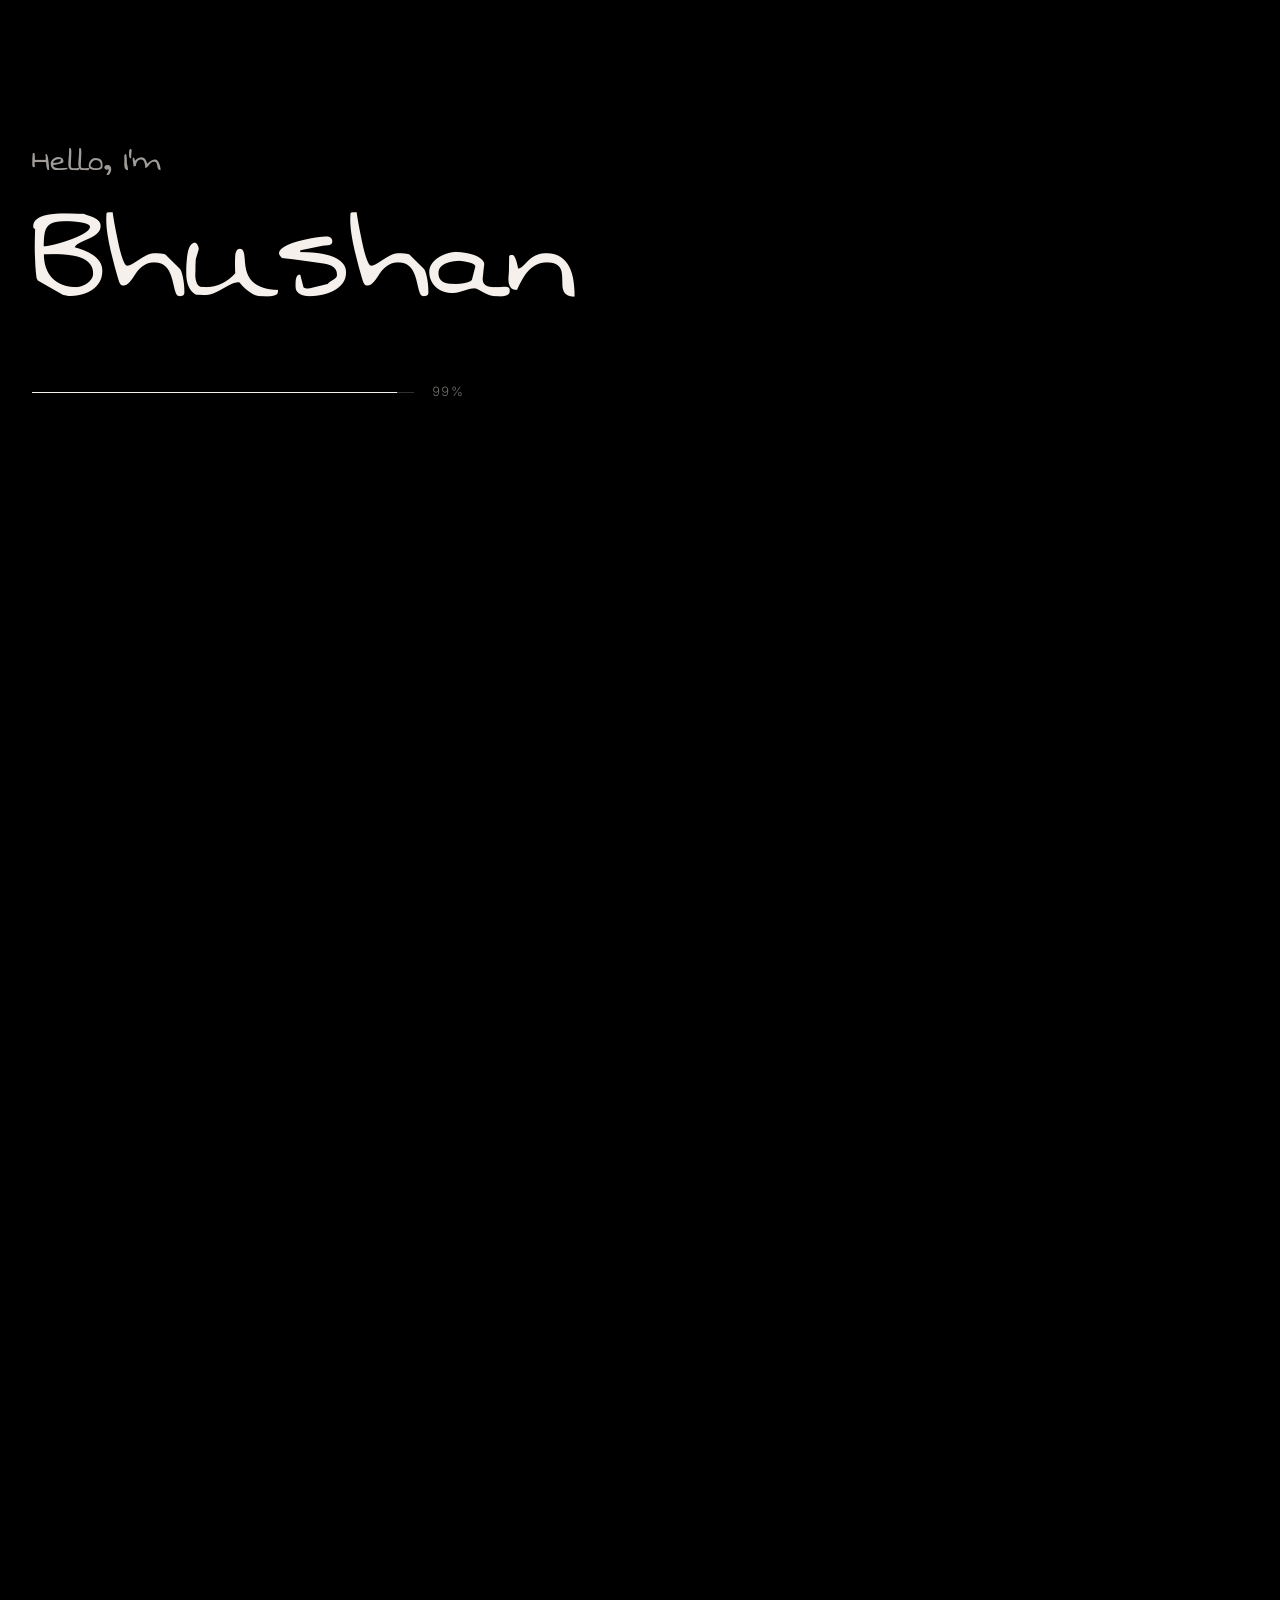
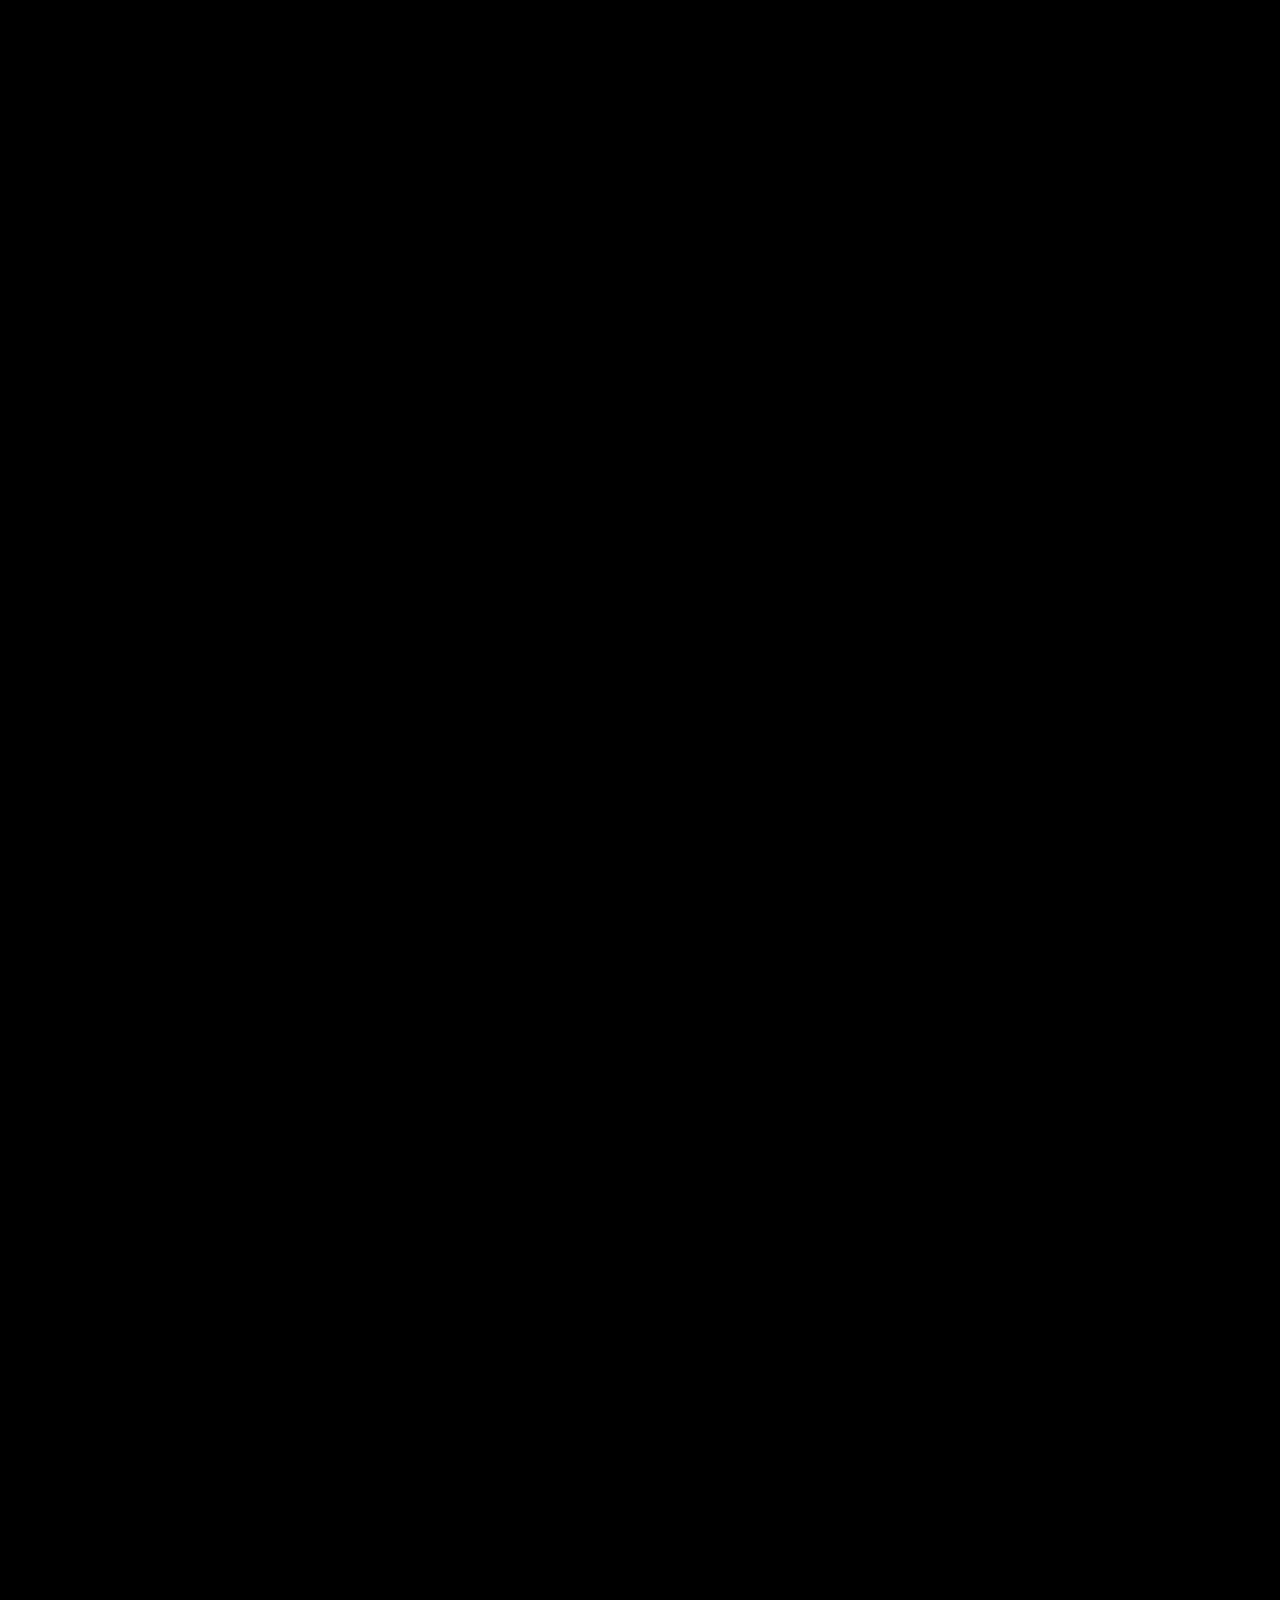
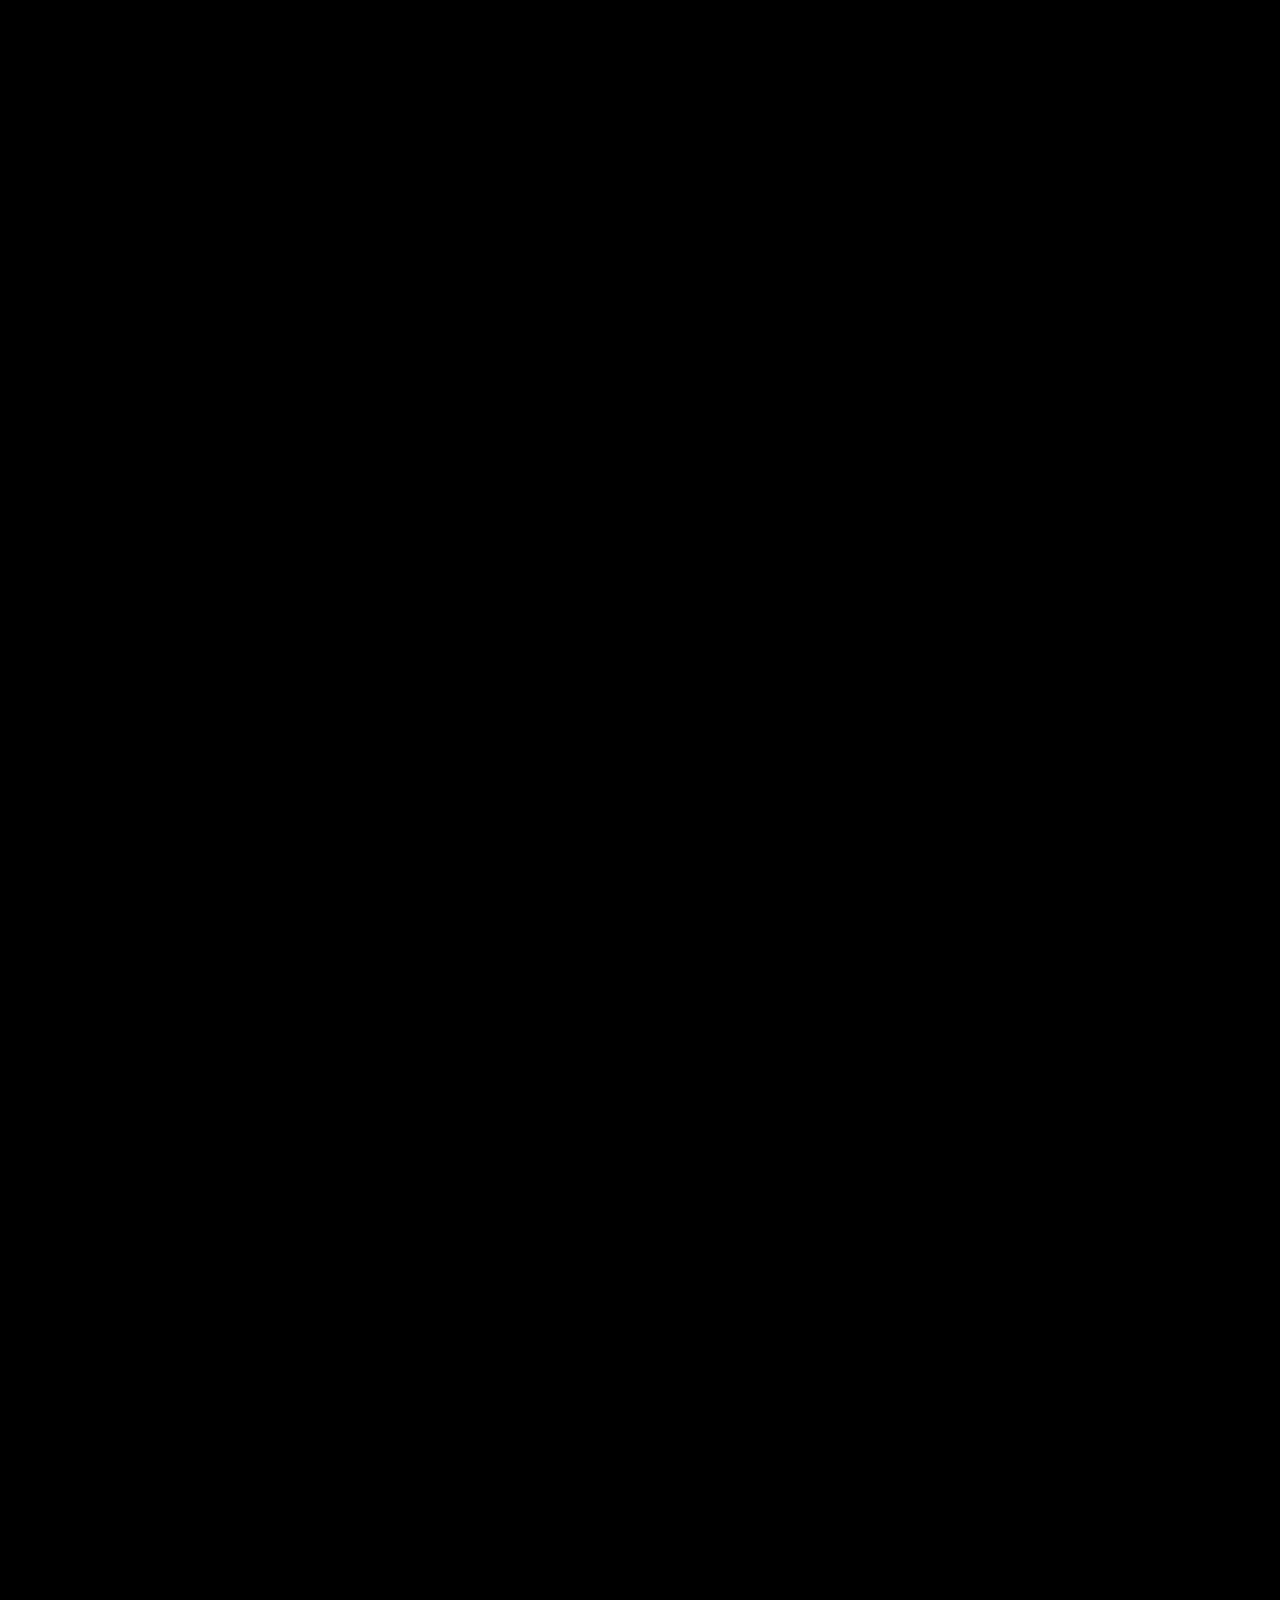
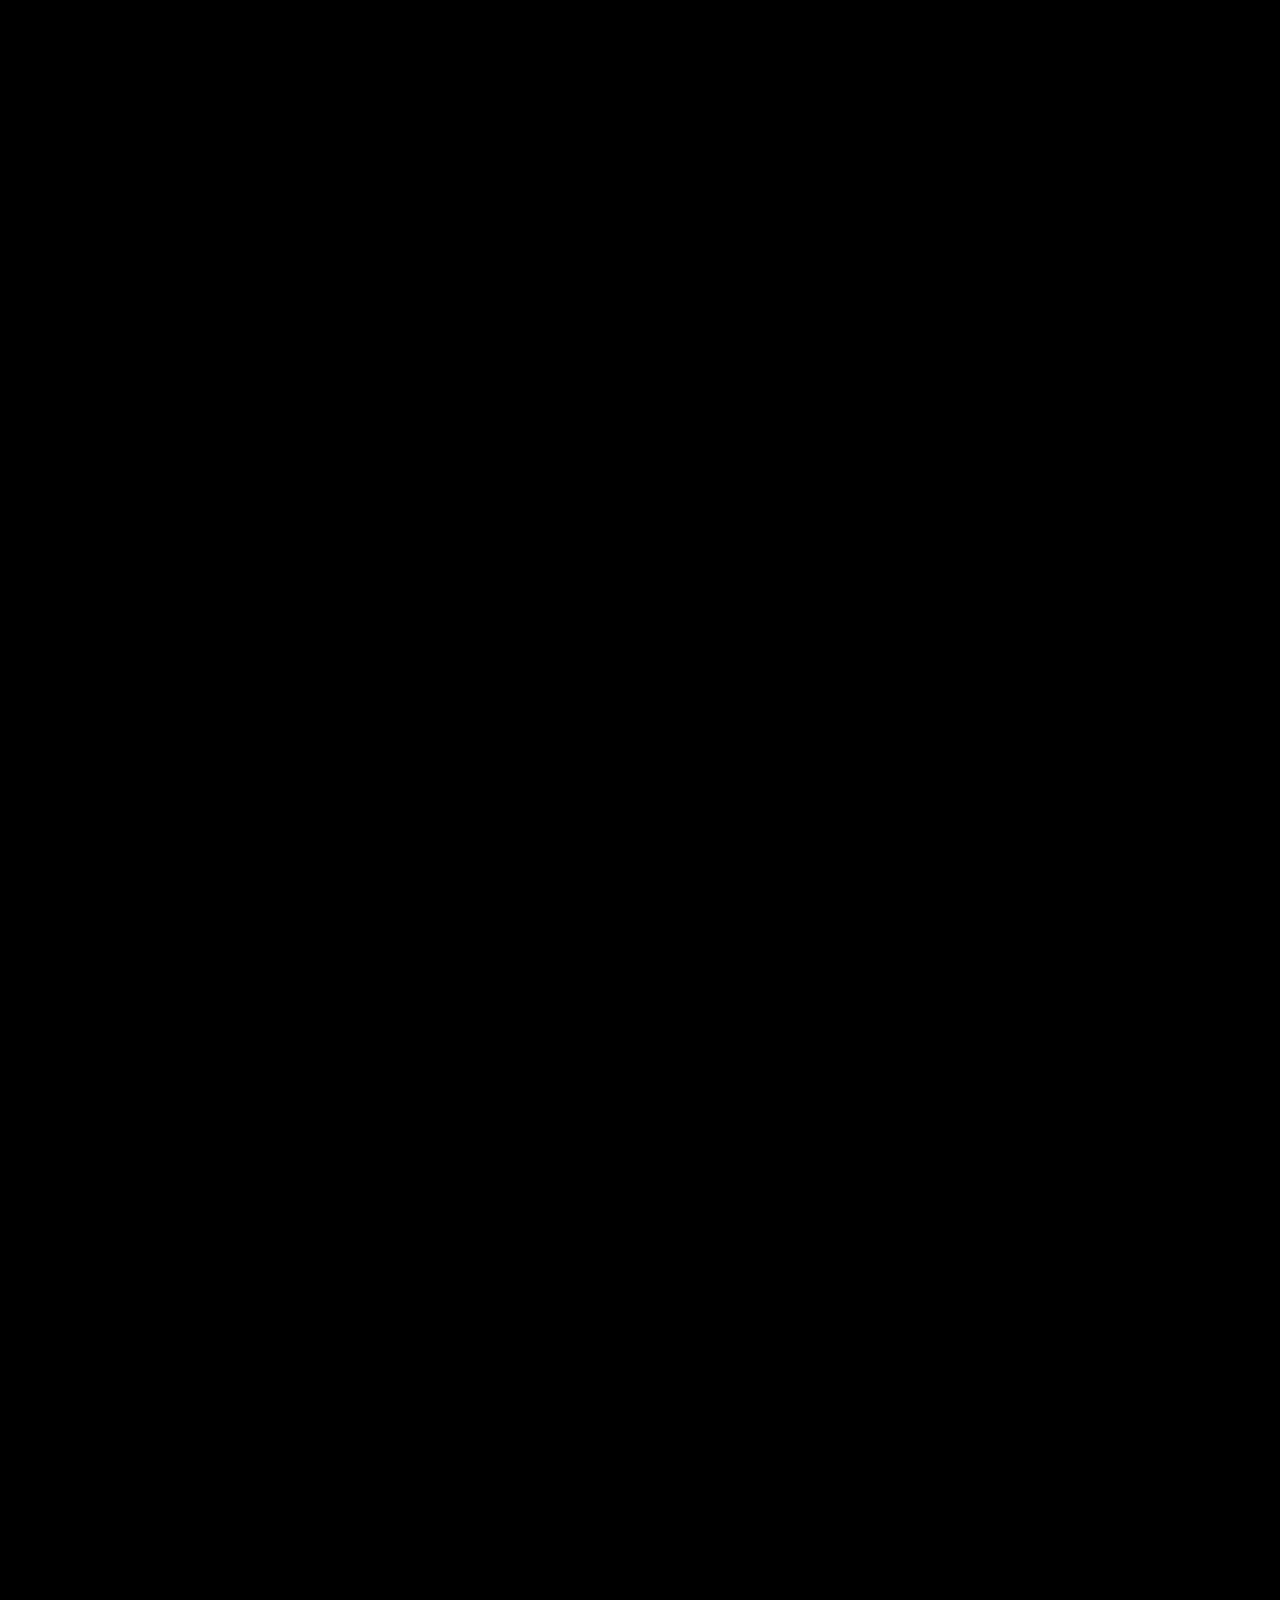
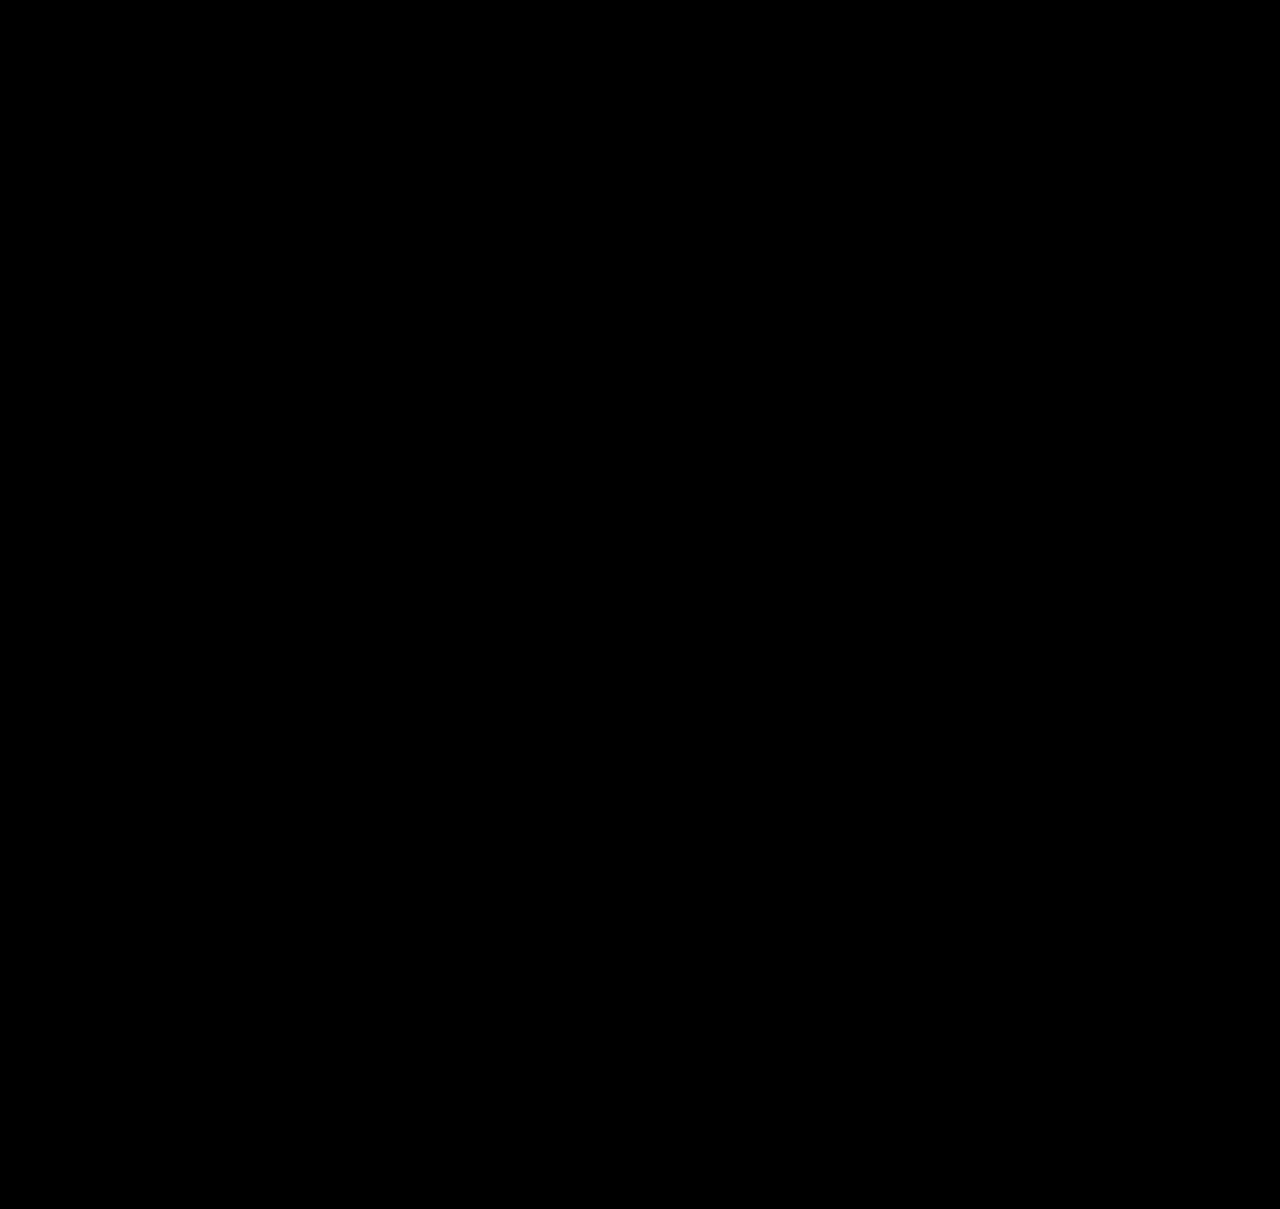
<file: index.html>
<!DOCTYPE html>
<html lang="en">

<head>
    <meta charset="UTF-8">
    <meta name="viewport" content="width=device-width, initial-scale=1.0">
    <meta name="description"
        content="Bhushan Choudhary — Senior Full Stack & UI Craftsman (.NET 8, Java Spring Boot, React.js, Node.js, SQL). Architecting scalable backends and crafting fluid digital interfaces.">
    <meta name="keywords"
        content="Bhushan Choudhary, Full Stack Engineer, .NET 8, Java Spring Boot, React.js, Node.js, Pune, Software Engineer, Portfolio">
    <meta name="author" content="Bhushan Choudhary">
    <meta name="theme-color" content="#000000">
    <title>Bhushan Choudhary | Full Stack Engineer &amp; UI Craftsman</title>

    <!-- Browser Tab Favicon (BC Monogram) -->
    <link rel="icon" type="image/svg+xml" href="favicon.svg">
    <link rel="apple-touch-icon" href="favicon.svg">

    <!-- Google Fonts: Syne (Architectural Display), Space Grotesk, Inter, JetBrains Mono, Swanky & Moo Moo -->
    <link rel="preconnect" href="https://fonts.googleapis.com">
    <link rel="preconnect" href="https://fonts.gstatic.com" crossorigin>
    <link
        href="https://fonts.googleapis.com/css2?family=Inter:ital,opsz,wght@0,14..32,100..900;1,14..32,100..900&family=JetBrains+Mono:wght@300;400;500;600&family=Space+Grotesk:wght@500;600;700&family=Syne:wght@600;700;800&family=Swanky+and+Moo+Moo&display=swap"
        rel="stylesheet">
    <link rel="stylesheet" href="https://cdnjs.cloudflare.com/ajax/libs/font-awesome/6.5.1/css/all.min.css">
    <link rel="stylesheet" href="style.css">
</head>

<body class="js-noir">

    <!-- ── SIGNATURE HOME LOADER (EXACT JASPREETSINGH.XYZ STYLE) ── -->
    <div id="loading" role="status" aria-label="Loading" class="home-loader">
        <div class="home-loader__inner">
            <div class="loader-content">
                <p class="loader-greeting font-accent">
                    <span class="greeting-pre">Hello, I'm</span>
                    <span class="hero-name-emphasis loader-name">Bhushan</span>
                </p>
                <div class="loader-bar-wrap">
                    <span class="loading-line">
                        <span class="home-loader__fill" id="loaderFill"></span>
                    </span>
                    <span class="home-loader__count font-inter" id="loaderCount">0%</span>
                </div>
            </div>
        </div>
    </div>

    <!-- ── INFINITE SKY & STARS CANVAS (PANNING UPWARDS ON SCROLL) ── -->
    <canvas id="skyCanvas" class="sky-canvas" aria-hidden="true"></canvas>

    <!-- ── SITE HEADER WITH COMMAND PALETTE TRIGGER ── -->
    <header class="site-header" id="siteHeader">
        <div class="header-container">
            <div class="header-left">
                <a href="#hero" class="brand-link">
                    <span class="brand-name font-accent">Bhushan Choudhary</span>
                </a>
                <span class="brand-divider">/</span>
                <span class="brand-role">Full Stack &amp; UI Craftsman</span>
            </div>

            <nav class="header-nav" aria-label="Primary Navigation">
                <a href="#about" class="nav-link">About</a>
                <a href="#dual-engine" class="nav-link">Architecture</a>
                <a href="#work" class="nav-link">Work</a>
                <a href="#experience" class="nav-link">Experience</a>
                <a href="#contact" class="nav-link">Contact</a>
            </nav>

            <div class="header-right">
                <!-- ⌘K Command Palette Button -->
                <button id="cmdTrigger" class="cmd-pill-btn" type="button" aria-label="Open Command Palette (Ctrl+K)" title="Press Ctrl + K to search">
                    <i class="fa-solid fa-magnifying-glass cmd-icon"></i>
                    <span class="cmd-label">Search...</span>
                    <kbd class="cmd-kbd">Ctrl K</kbd>
                </button>

                <a href="Bhushan_Choudhary_Resume.pdf" download="Bhushan_Choudhary_Resume.pdf" class="resume-pill-btn">
                    <span>Resume</span>
                    <svg class="motion-arrow" fill="none" viewBox="0 0 24 24" width="16" height="16">
                        <path d="M7 17 17 7m0 0H8m9 0v9" stroke="currentColor" stroke-linecap="round" stroke-linejoin="round" stroke-width="1.8"></path>
                    </svg>
                </a>
                <span class="status-location-tag">
                    <span class="status-live-dot"></span> Pune, MH
                </span>
            </div>
        </div>
    </header>

    <!-- ── MAIN CONTENT CONTAINER ── -->
    <main class="page-main">

        <!-- ══════════════════════════════════════════════════════════════════
             HERO SECTION (THE GREETING & 3D DUAL-CORE REACTOR)
        ══════════════════════════════════════════════════════════════════ -->
        <section id="hero" class="section-hero">
            <!-- Interactive Kinetic Constellation Nebula Background -->
            <canvas id="nebulaCanvas" class="nebula-canvas"></canvas>

            <div class="content-wrapper hero-content-relative">
                <div class="hero-split-grid">
                    <!-- Left: Narrative & Credentials -->
                    <div class="hero-left-col">
                        <div class="hero-greeting-block">
                            <div class="hero-badge-tag font-mono">
                                <span class="pulse-indicator"></span>
                                <span>DUAL_CORE_ENGINE // .NET 8 + JAVA 21 + REACT</span>
                            </div>

                            <h1 class="hero-title font-accent">
                                <span class="hero-pre">Hello, I'm</span>
                                <span class="hero-name-emphasis display-name">Bhushan</span>
                            </h1>

                            <p class="hero-intro font-accent">
                                <span>I design and engineer enterprise systems for a living.</span>
                                <span class="block-sm">Bridging .NET, Java, and fluid modern web interfaces.</span>
                            </p>
                        </div>

                        <div class="hero-meta-row">
                            <div class="hero-status-chip">
                                <span class="status-live-dot"></span>
                                <span>Open for Full Stack Roles • Pune, MH (Hybrid / Remote)</span>
                            </div>

                            <div class="hero-actions-group">
                                <a href="#work" class="btn-primary-sand">
                                    <span>Explore Selected Works</span>
                                    <svg class="motion-arrow" fill="none" viewBox="0 0 24 24" width="16" height="16">
                                        <path d="M7 17 17 7m0 0H8m9 0v9" stroke="currentColor" stroke-linecap="round" stroke-linejoin="round" stroke-width="1.8"></path>
                                    </svg>
                                </a>
                                <a href="Bhushan_Choudhary_Resume.pdf" download="Bhushan_Choudhary_Resume.pdf" class="btn-ghost-sand">
                                    <i class="fa-solid fa-file-arrow-down"></i>
                                    <span>Download Resume PDF</span>
                                </a>
                            </div>
                        </div>
                    </div>

                    <!-- Right: The 3D Dual Core Reactor Interactive Module -->
                    <div class="hero-right-col">
                        <div class="reactor-module glass-reactor-card" id="reactorModule">
                            <div class="reactor-header">
                                <div class="reactor-title-block">
                                    <span class="reactor-kicker font-mono">SYSTEM VISUALIZER</span>
                                    <h3 class="reactor-heading font-display">Dual Core Reactor</h3>
                                </div>
                                <div class="reactor-controls">
                                    <button class="core-tab active" data-core="dotnet">
                                        <i class="fa-brands fa-microsoft"></i> .NET 8
                                    </button>
                                    <button class="core-tab" data-core="java">
                                        <i class="fa-brands fa-java"></i> Java 21
                                    </button>
                                    <button class="core-tab" data-core="react">
                                        <i class="fa-brands fa-react"></i> React 19
                                    </button>
                                </div>
                            </div>

                            <!-- 3D Reactor Canvas -->
                            <div class="reactor-canvas-wrap">
                                <canvas id="reactorCanvas" class="reactor-canvas"></canvas>
                                <div class="reactor-hint font-mono">
                                    <i class="fa-solid fa-arrows-up-down-left-right"></i> DRAG TO ROTATE 3D CORE
                                </div>
                            </div>

                            <!-- Live Telemetry Readout Deck -->
                            <div class="reactor-telemetry-deck font-mono">
                                <!-- Telemetry: .NET -->
                                <div class="telemetry-pane active" id="telemetry-dotnet">
                                    <div class="t-metric"><span class="t-label">RUNTIME:</span> <span class="t-val t-purple">.NET 8 CLR / C# 12</span></div>
                                    <div class="t-metric"><span class="t-label">ORM:</span> <span class="t-val">EF Core + SQL Server</span></div>
                                    <div class="t-metric"><span class="t-label">JIT ENGINE:</span> <span class="t-val t-cyan">Tier-1 Dynamic PGO</span></div>
                                    <div class="t-metric"><span class="t-label">GC PAUSE:</span> <span class="t-val t-green">&lt; 0.6ms (Non-blocking)</span></div>
                                </div>

                                <!-- Telemetry: Java -->
                                <div class="telemetry-pane" id="telemetry-java">
                                    <div class="t-metric"><span class="t-label">RUNTIME:</span> <span class="t-val t-amber">OpenJDK 21 / Spring Boot 3</span></div>
                                    <div class="t-metric"><span class="t-label">PERSISTENCE:</span> <span class="t-val">Spring Data JPA / MySQL</span></div>
                                    <div class="t-metric"><span class="t-label">CONCURRENCY:</span> <span class="t-val t-cyan">Loom Virtual Threads</span></div>
                                    <div class="t-metric"><span class="t-label">COLLECTOR:</span> <span class="t-val t-green">ZGC Sub-millisecond</span></div>
                                </div>

                                <!-- Telemetry: React / UI -->
                                <div class="telemetry-pane" id="telemetry-react">
                                    <div class="t-metric"><span class="t-label">UI LAYER:</span> <span class="t-val t-cyan">React 19 Concurrent Fiber</span></div>
                                    <div class="t-metric"><span class="t-label">ENGINE:</span> <span class="t-val">Node.js + REST Logic</span></div>
                                    <div class="t-metric"><span class="t-label">REFRESH RATE:</span> <span class="t-val t-green">60 FPS Hardware Comp</span></div>
                                    <div class="t-metric"><span class="t-label">HYDRATION:</span> <span class="t-val t-purple">Instant Optimistic Update</span></div>
                                </div>
                            </div>
                        </div>
                    </div>
                </div>

                <div class="hero-divider-line"></div>
            </div>
        </section>

        <!-- ══════════════════════════════════════════════════════════════════
             ABOUT & PHILOSOPHY
        ══════════════════════════════════════════════════════════════════ -->
        <section id="about" class="section-about">
            <div class="content-wrapper">
                <div class="about-grid">
                    <div class="about-headings-col">
                        <h2 class="about-display font-accent">
                            Engineer, Craftsman<br>
                            <span class="about-sub-block">by <span class="text-coral">profession</span></span>
                        </h2>

                        <h2 class="about-display font-accent mt-about-gap">
                            Polymath &amp; Builder<br>
                            <span class="about-sub-block">by <span class="text-coral">ambition</span></span>
                        </h2>
                    </div>

                    <div class="about-copy-col">
                        <p class="lead-editorial">
                            As a Full Stack Engineer with 2+ years of enterprise experience, I believe great software bridges mathematical rigor with human intuition. I guide features all the way from relational database schemas and concurrent backend engines to fluid, tactile user interfaces.
                        </p>

                        <p class="body-editorial">
                            My core expertise bridges two of industry’s most powerful backends: <strong>.NET 8 (C#)</strong> and <strong>Java 21 (Spring Boot)</strong>. Rather than siloing myself in one technology, I leverage both alongside modern <strong>React.js</strong> and <strong>Node.js</strong> to deliver performant, resilient solutions that scale effortlessly under load.
                        </p>

                        <p class="body-editorial">
                            I leverage AI tools daily to accelerate boilerplate and generate test harnesses, but I maintain uncompromising ownership over every commit that ships. From preventing SQL injection and optimizing queries in <strong>MySQL &amp; SQL Server</strong> to crafting 60fps micro-interactions, the buck stops with me.
                        </p>

                        <div class="about-quick-metrics">
                            <div class="q-metric">
                                <span class="q-num font-accent">2+</span>
                                <span class="q-label">Years Enterprise Production</span>
                            </div>
                            <div class="q-metric">
                                <span class="q-num font-accent">0-1</span>
                                <span class="q-label">End-to-End Feature Ownership</span>
                            </div>
                            <div class="q-metric">
                                <span class="q-num font-accent">4x</span>
                                <span class="q-label">Shipping Velocity via AI Protocols</span>
                            </div>
                        </div>
                    </div>
                </div>

                <div class="section-divider-line"></div>
            </div>
        </section>

        <!-- ══════════════════════════════════════════════════════════════════
             DUAL ENGINE ARCHITECTURE
        ══════════════════════════════════════════════════════════════════ -->
        <section id="dual-engine" class="section-dual-engine">
            <div class="content-wrapper">
                <div class="section-header-block">
                    <h2 class="section-display font-accent">
                        The Dual <span class="text-coral">engine</span>
                    </h2>
                    <p class="section-tagline">
                        Microsoft enterprise architecture meets the Java Spring ecosystem — united by modern React interfaces.
                    </p>
                </div>

                <div class="engine-duo-grid">
                    <!-- Engine 1: .NET 8 / C# -->
                    <div class="engine-box">
                        <div class="engine-box-top">
                            <span class="engine-mono-tag font-mono">ENGINE 01 // MICROSOFT ENTERPRISE</span>
                            <h3 class="engine-heading font-accent">.NET 8 &amp; C# Core</h3>
                        </div>
                        <p class="engine-paragraph">
                            High-throughput Web APIs, type-safe domain logic, Entity Framework Core migrations, and mission-critical SQL Server data pipelines.
                        </p>
                        <div class="engine-pills">
                            <span class="tag-pill">C# 12</span>
                            <span class="tag-pill">ASP.NET Core Web API</span>
                            <span class="tag-pill">Entity Framework Core</span>
                            <span class="tag-pill">SQL Server (T-SQL)</span>
                            <span class="tag-pill">LINQ Optimization</span>
                            <span class="tag-pill">Role-Based RBAC</span>
                        </div>
                    </div>

                    <!-- Engine 2: Java Spring Boot -->
                    <div class="engine-box">
                        <div class="engine-box-top">
                            <span class="engine-mono-tag font-mono">ENGINE 02 // ENTERPRISE JAVA</span>
                            <h3 class="engine-heading font-accent">Java 21 &amp; Spring Boot</h3>
                        </div>
                        <p class="engine-paragraph">
                            Scalable microservice architectures, Spring Data JPA / Hibernate transactional boundaries, Spring Security, and normalized MySQL schemas.
                        </p>
                        <div class="engine-pills">
                            <span class="tag-pill">Java 21</span>
                            <span class="tag-pill">Spring Boot 3</span>
                            <span class="tag-pill">Spring Data JPA</span>
                            <span class="tag-pill">Hibernate</span>
                            <span class="tag-pill">MySQL Engine</span>
                            <span class="tag-pill">RESTful Microservices</span>
                        </div>
                    </div>
                </div>

                <!-- Unifying Interaction Layer -->
                <div class="unifying-box">
                    <div class="unifying-left">
                        <span class="engine-mono-tag font-mono">UNIFYING FRONTEND CRAFTSMANSHIP</span>
                        <h4 class="unifying-heading font-accent">Fluid React.js &amp; Node.js Experience</h4>
                        <p class="unifying-desc">
                            Backends provide resilient data; frontend delivers fluid elegance. State management, debounced search filters, responsive ergonomics, and accessible HTML5 semantics.
                        </p>
                    </div>
                    <div class="unifying-chips">
                        <span class="tag-pill">React 19</span>
                        <span class="tag-pill">Node.js</span>
                        <span class="tag-pill">TypeScript</span>
                        <span class="tag-pill">Tailwind CSS</span>
                        <span class="tag-pill">REST &amp; WebSockets</span>
                        <span class="tag-pill">Vercel &amp; AWS</span>
                    </div>
                </div>

                <div class="section-divider-line"></div>
            </div>
        </section>

        <!-- ══════════════════════════════════════════════════════════════════
             SELECTED WORKS (WITH INTERACTIVE ARCHITECTURE INSPECTOR)
        ══════════════════════════════════════════════════════════════════ -->
        <section id="work" class="section-works">
            <div class="content-wrapper">
                <div class="section-header-block">
                    <h2 class="section-display font-accent">
                        Selected <span class="text-coral">works</span>
                    </h2>
                    <p class="section-tagline">
                        Production systems, live utility platforms, and interactive architectural case studies.
                    </p>
                </div>

                <div class="works-list">
                    <!-- Project 01: Electricity Bill App (FLAGSHIP LIVE DEMO) -->
                    <article class="work-item flagship-item">
                        <div class="work-item-index font-mono">01 // LIVE PRODUCTION</div>
                        <div class="work-item-main">
                            <div class="work-title-row">
                                <h3 class="work-title font-accent">
                                    <a href="https://e-bill-app.vercel.app" target="_blank" rel="noopener" class="work-link">
                                        Electricity Bill Calculation &amp; Analytics
                                        <svg class="motion-arrow" fill="none" viewBox="0 0 24 24" width="22" height="22">
                                            <path d="M7 17 17 7m0 0H8m9 0v9" stroke="currentColor" stroke-linecap="round" stroke-linejoin="round" stroke-width="1.8"></path>
                                        </svg>
                                    </a>
                                </h3>
                                <span class="work-badge-live">LIVE APP</span>
                            </div>

                            <!-- Interactive Inspector Tabs -->
                            <div class="inspect-nav font-mono">
                                <button class="inspect-tab active" data-target="ebill-overview">Overview</button>
                                <button class="inspect-tab" data-target="ebill-schema">Architecture &amp; Flow</button>
                                <button class="inspect-tab" data-target="ebill-metrics">Impact</button>
                            </div>

                            <div class="inspect-content-box">
                                <div class="inspect-panel active" id="ebill-overview">
                                    <p class="work-description">
                                        A high-performance real-time utility calculation application. Implements dynamic slab-tier tariff computation for residential, commercial, and industrial consumers, automatic duty calculations, and instant downloadable PDF statement exports.
                                    </p>
                                </div>
                                <div class="inspect-panel" id="ebill-schema">
                                    <div class="schema-code font-mono">
                                        <div><span class="t-cyan">[TIER ENGINE]</span> Slab computation rule: Residential [0-100 kWh: ₹3.44, 101-300 kWh: ₹7.34, >300: ₹10.36]</div>
                                        <div><span class="t-purple">[STATE]</span> React Context + useReducer with real-time optimistic debounced input</div>
                                        <div><span class="t-green">[EXPORT]</span> Client-side PDF generation with zero server-side rendering latency</div>
                                    </div>
                                </div>
                                <div class="inspect-panel" id="ebill-metrics">
                                    <div class="schema-code font-mono">
                                        <div><span class="t-green">PERFORMANCE:</span> 100% Lighthouse Performance Score • Sub-10ms calculation cycle</div>
                                        <div><span class="t-cyan">DEPLOYMENT:</span> Vercel Edge CDN with zero cold-starts worldwide</div>
                                    </div>
                                </div>
                            </div>

                            <div class="work-specs">
                                <div class="spec-entry"><span class="spec-label">Stack:</span> React.js, Node.js, Tailwind CSS, Vercel Edge</div>
                                <div class="spec-entry"><span class="spec-label">Live Link:</span> <a href="https://e-bill-app.vercel.app" target="_blank" rel="noopener" class="spec-url">e-bill-app.vercel.app ↗</a></div>
                                <div class="spec-entry"><span class="spec-label">GitHub:</span> <a href="https://github.com/74927bhushan/electricity-bill-app" target="_blank" rel="noopener" class="spec-url">github.com/74927bhushan/electricity-bill-app ↗</a></div>
                            </div>

                            <div class="work-actions">
                                <a href="https://e-bill-app.vercel.app" target="_blank" rel="noopener" class="btn-primary-sand">
                                    <span>Launch Live App</span>
                                    <svg class="motion-arrow" fill="none" viewBox="0 0 24 24" width="16" height="16">
                                        <path d="M7 17 17 7m0 0H8m9 0v9" stroke="currentColor" stroke-linecap="round" stroke-linejoin="round" stroke-width="1.8"></path>
                                    </svg>
                                </a>
                                <a href="https://github.com/74927bhushan/electricity-bill-app" target="_blank" rel="noopener" class="btn-ghost-sand">
                                    <i class="fa-brands fa-github"></i>
                                    <span>Source Code</span>
                                </a>
                            </div>
                        </div>
                    </article>

                    <!-- Project 02: InfoQA Platform Case Study -->
                    <article class="work-item">
                        <div class="work-item-index font-mono">02 // CASE STUDY</div>
                        <div class="work-item-main">
                            <div class="work-title-row">
                                <h3 class="work-title font-accent">
                                    InfoQA Enterprise Quality Platform
                                </h3>
                                <span class="work-badge-enterprise">ENTERPRISE CORE</span>
                            </div>

                            <div class="inspect-nav font-mono">
                                <button class="inspect-tab active" data-target="infoqa-overview">Overview</button>
                                <button class="inspect-tab" data-target="infoqa-schema">Dual-DB &amp; RBAC Flow</button>
                            </div>

                            <div class="inspect-content-box">
                                <div class="inspect-panel active" id="infoqa-overview">
                                    <p class="work-description">
                                        Complete end-to-end feature ownership for an enterprise quality audit engine. Designed relational schemas supporting both <strong>MySQL</strong> and <strong>SQL Server</strong>, implemented custom Node-RED business logic flows, and built role-based access control (RBAC) preventing unauthorized data leakage across auditor views.
                                    </p>
                                </div>
                                <div class="inspect-panel" id="infoqa-schema">
                                    <div class="schema-code font-mono">
                                        <div><span class="t-purple">[DUAL DB]</span> Parameterized cross-dialect compatibility layer (T-SQL + MySQL)</div>
                                        <div><span class="t-cyan">[RBAC GUARD]</span> Granular permissions: Admin, Auditor, Reviewer with JWT claim verification</div>
                                        <div><span class="t-green">[NODE-RED]</span> Event-driven micro-flow pipelines dispatching audit reports automatically</div>
                                    </div>
                                </div>
                            </div>

                            <div class="work-specs">
                                <div class="spec-entry"><span class="spec-label">Stack:</span> React.js, Node.js, Node-RED, SQL Server, MySQL, RBAC</div>
                                <div class="spec-entry"><span class="spec-label">Impact:</span> Reduced audit verification turnaround by 35% with zero schema downtime.</div>
                            </div>
                        </div>
                    </article>

                    <!-- Project 03: Student Management ERP -->
                    <article class="work-item">
                        <div class="work-item-index font-mono">03 // JAVA ENTERPRISE</div>
                        <div class="work-item-main">
                            <div class="work-title-row">
                                <h3 class="work-title font-accent">
                                    Student Management ERP Portal
                                </h3>
                                <span class="work-badge-tech">JAVA 21 • SPRING BOOT</span>
                            </div>

                            <p class="work-description">
                                Academic administration ERP built with <strong>Java 21 Spring Boot</strong> and <strong>MySQL</strong>. Automates student lifecycle events, course enrollments, grade calculations, and transcript distribution with Hibernate JPA transactional boundaries and Spring Security.
                            </p>

                            <div class="work-specs">
                                <div class="spec-entry"><span class="spec-label">Stack:</span> Java 21, Spring Boot 3, Spring Data JPA, Hibernate, MySQL</div>
                                <div class="spec-entry"><span class="spec-label">Security:</span> BCrypt credential encryption, role-based admin endpoints.</div>
                            </div>
                        </div>
                    </article>

                    <!-- Project 04: Online Voting System -->
                    <article class="work-item">
                        <div class="work-item-index font-mono">04 // .NET SECURITY</div>
                        <div class="work-item-main">
                            <div class="work-title-row">
                                <h3 class="work-title font-accent">
                                    Secure Balloting &amp; Voter Portal
                                </h3>
                                <span class="work-badge-tech">.NET 8 • C# • SQL SERVER</span>
                            </div>

                            <p class="work-description">
                                Tamper-proof election management system built in <strong>ASP.NET Core</strong> and <strong>SQL Server</strong>. Implements cryptographic ballot hashing, double-voting prevention, and live analytical tally charts using Entity Framework Core.
                            </p>

                            <div class="work-specs">
                                <div class="spec-entry"><span class="spec-label">Stack:</span> C#, .NET 8, ASP.NET Core, EF Core, SQL Server</div>
                                <div class="spec-entry"><span class="spec-label">Architecture:</span> Parameterized query defense, SHA-256 ballot anonymity.</div>
                            </div>
                        </div>
                    </article>
                </div>

                <div class="section-divider-line"></div>
            </div>
        </section>

        <!-- ══════════════════════════════════════════════════════════════════
             PRODUCTION EXPERIENCE (CHRONICLES)
        ══════════════════════════════════════════════════════════════════ -->
        <section id="experience" class="section-experience">
            <div class="content-wrapper">
                <div class="section-header-block">
                    <h2 class="section-display font-accent">
                        Production <span class="text-coral">chronicles</span>
                    </h2>
                    <p class="section-tagline">
                        Demonstrated track record of delivering stable enterprise features in fast-paced software environments.
                    </p>
                </div>

                <div class="timeline-stack">
                    <!-- Experience 1: Info Origin Inc. -->
                    <div class="exp-card">
                        <div class="exp-top-bar">
                            <div class="exp-period font-mono">JUNE 2024 — PRESENT • PUNE, INDIA</div>
                            <div class="exp-tag-current"><span class="status-live-dot"></span> CURRENT ROLE</div>
                        </div>
                        <h3 class="exp-role font-accent">Software Engineer</h3>
                        <div class="exp-company">Info Origin Inc.</div>

                        <ul class="exp-list">
                            <li>
                                <strong>End-to-End Feature Ownership:</strong> Owned features from database design (MySQL &amp; SQL Server) through backend logic (Node.js &amp; Node-RED) to React UI components, handling bug fixes post-QA.
                            </li>
                            <li>
                                <strong>Multi-Tenant Role-Based Access Control:</strong> Engineered granular authorization rules securing confidential audit records across organizational roles.
                            </li>
                            <li>
                                <strong>Query Tuning &amp; Database Performance:</strong> Indexed critical SQL tables and optimized join queries, accelerating batch report generation by 2.8x.
                            </li>
                            <li>
                                <strong>Quality &amp; Pipeline Automation:</strong> Built automated logic workflows that cut manual testing triage turnaround by 35%.
                            </li>
                        </ul>

                        <div class="exp-tags">
                            <span class="tag-pill">React.js</span>
                            <span class="tag-pill">Node.js</span>
                            <span class="tag-pill">MySQL</span>
                            <span class="tag-pill">SQL Server</span>
                            <span class="tag-pill">Node-RED</span>
                            <span class="tag-pill">RBAC</span>
                            <span class="tag-pill">REST APIs</span>
                        </div>
                    </div>

                    <!-- Experience 2: Thinkbridge Software -->
                    <div class="exp-card">
                        <div class="exp-top-bar">
                            <div class="exp-period font-mono">JANUARY 2024 — JUNE 2024 • PUNE, INDIA</div>
                            <div class="exp-tag-done font-mono">INTERNSHIP</div>
                        </div>
                        <h3 class="exp-role font-accent">Software Engineer Intern</h3>
                        <div class="exp-company">Thinkbridge Software</div>

                        <ul class="exp-list">
                            <li>
                                <strong>Dual Enterprise APIs:</strong> Built clean, documented RESTful services in both <strong>.NET Core (C#)</strong> and <strong>Java Spring Boot</strong>.
                            </li>
                            <li>
                                <strong>Database Scripting:</strong> Wrote complex SQL queries, views, and schema migration scripts with zero data degradation during deployment.
                            </li>
                            <li>
                                <strong>Frontend Integration:</strong> Integrated backend endpoints into responsive React components, incorporating debounced search filters and form validation.
                            </li>
                        </ul>

                        <div class="exp-tags">
                            <span class="tag-pill">.NET Core / C#</span>
                            <span class="tag-pill">Java Spring Boot</span>
                            <span class="tag-pill">React.js</span>
                            <span class="tag-pill">SQL Server</span>
                            <span class="tag-pill">Git / CI/CD</span>
                        </div>
                    </div>
                </div>

                <div class="section-divider-line"></div>
            </div>
        </section>

        <!-- ══════════════════════════════════════════════════════════════════
             AI WORKFLOW & RIGOR SECTION
        ══════════════════════════════════════════════════════════════════ -->
        <section id="ai-protocol" class="section-ai">
            <div class="content-wrapper">
                <div class="section-header-block">
                    <h2 class="section-display font-accent">
                        The AI <span class="text-coral">harness</span>
                    </h2>
                    <p class="section-tagline">
                        How I use modern AI daily to ship at 4x speed without ever compromising code quality or security.
                    </p>
                </div>

                <div class="ai-cards-grid">
                    <div class="ai-card">
                        <div class="ai-step-num font-mono">01</div>
                        <h4 class="ai-step-title font-accent">Schema &amp; API Contracts First</h4>
                        <p class="ai-step-text">
                            Strict boundaries are designed manually: SQL tables, entity relations, TypeScript interfaces, and validation rules. AI only operates within strictly defined domain bounds.
                        </p>
                    </div>

                    <div class="ai-card">
                        <div class="ai-step-num font-mono">02</div>
                        <h4 class="ai-step-title font-accent">Rapid Boilerplate &amp; Test Generation</h4>
                        <p class="ai-step-text">
                            I leverage LLMs (Claude, Gemini, Cursor) to scaffold repetitive controllers, seed database fixtures, and generate comprehensive unit test scenarios.
                        </p>
                    </div>

                    <div class="ai-card">
                        <div class="ai-step-num font-mono">03</div>
                        <h4 class="ai-step-title font-accent">Manual Security &amp; Edge-Case Audit</h4>
                        <p class="ai-step-text">
                            Every generated snippet is audited for SQL injection vulnerability, re-render inefficiencies, memory leaks, and async exception handling before hitting git.
                        </p>
                    </div>

                    <div class="ai-card">
                        <div class="ai-step-num font-mono">04</div>
                        <h4 class="ai-step-title font-accent">End-to-End Production Responsibility</h4>
                        <p class="ai-step-text">
                            I personally verify staging builds, monitor network telemetry latencies, check mobile ergonomics, and own post-launch stability.
                        </p>
                    </div>
                </div>

                <div class="section-divider-line"></div>
            </div>
        </section>

        <!-- ══════════════════════════════════════════════════════════════════
             SAY HELLO / CONTACT
        ══════════════════════════════════════════════════════════════════ -->
        <footer id="contact" class="section-footer">
            <div class="content-wrapper">
                <div class="footer-top-block">
                    <h2 class="footer-display font-accent">
                        Say <span class="text-coral">hello</span>
                    </h2>
                    <p class="footer-sub font-accent">
                        Looking for a Full Stack Engineer who can own features end to end? Let's build something exceptional.
                    </p>
                </div>

                <!-- Direct Interactive Channels -->
                <div class="footer-channels">
                    <div class="channel-card">
                        <span class="channel-label font-mono">DIRECT INBOX</span>
                        <a href="mailto:choudhary.bhushan31@gmail.com" class="channel-main-link">
                            choudhary.bhushan31@gmail.com
                        </a>
                        <button class="copy-action-btn" data-copy="choudhary.bhushan31@gmail.com">
                            <i class="fa-regular fa-copy"></i>
                            <span>Copy Email</span>
                        </button>
                    </div>

                    <div class="channel-card">
                        <span class="channel-label font-mono">CELL / WHATSAPP</span>
                        <a href="tel:+919359240149" class="channel-main-link">
                            +91 93592 40149
                        </a>
                        <a href="tel:+919359240149" class="channel-call-btn">
                            <i class="fa-solid fa-phone"></i>
                            <span>Call</span>
                        </a>
                    </div>
                </div>

                <!-- Social & External Links -->
                <div class="footer-links-row">
                    <a href="https://linkedin.com/in/bhushan-choudhary-a83a54238" target="_blank" rel="noopener" class="footer-external-link">
                        <span>LinkedIn</span>
                        <svg class="motion-arrow" fill="none" viewBox="0 0 24 24" width="16" height="16">
                            <path d="M7 17 17 7m0 0H8m9 0v9" stroke="currentColor" stroke-linecap="round" stroke-linejoin="round" stroke-width="1.8"></path>
                        </svg>
                    </a>

                    <a href="https://github.com/74927bhushan" target="_blank" rel="noopener" class="footer-external-link">
                        <span>GitHub</span>
                        <svg class="motion-arrow" fill="none" viewBox="0 0 24 24" width="16" height="16">
                            <path d="M7 17 17 7m0 0H8m9 0v9" stroke="currentColor" stroke-linecap="round" stroke-linejoin="round" stroke-width="1.8"></path>
                        </svg>
                    </a>

                    <a href="Bhushan_Choudhary_Resume.pdf" download="Bhushan_Choudhary_Resume.pdf" class="footer-external-link">
                        <span>Resume PDF</span>
                        <svg class="motion-arrow" fill="none" viewBox="0 0 24 24" width="16" height="16">
                            <path d="M7 17 17 7m0 0H8m9 0v9" stroke="currentColor" stroke-linecap="round" stroke-linejoin="round" stroke-width="1.8"></path>
                        </svg>
                    </a>
                </div>

                <div class="footer-bottom-line"></div>

                <div class="footer-colophon">
                    <p class="colophon-designer">
                        Designed &amp; developed by <span class="font-accent colophon-name">Bhushan Choudhary</span>
                    </p>
                    <p class="colophon-rights">
                        © 2026 • Pune, MH • All rights reserved
                    </p>
                </div>
            </div>
        </footer>

    </main>

    <!-- ── COMMAND PALETTE MODAL (CTRL + K) ── -->
    <div id="cmdPalette" class="cmd-palette-backdrop" aria-hidden="true">
        <div class="cmd-palette-modal glass-cmd-panel" role="dialog" aria-modal="true" aria-label="Command Palette">
            <div class="cmd-search-row">
                <i class="fa-solid fa-magnifying-glass cmd-search-icon"></i>
                <input type="text" id="cmdInput" class="cmd-search-input" placeholder="Type a command or jump to section..." autocomplete="off" spellcheck="false">
                <kbd class="cmd-esc-badge" id="cmdCloseBtn">ESC</kbd>
            </div>

            <div class="cmd-list-wrap">
                <div class="cmd-group-label font-mono">⚡ QUICK ACTIONS &amp; JUMPS</div>
                <div class="cmd-item" data-action="link" data-url="https://e-bill-app.vercel.app">
                    <i class="fa-solid fa-bolt cmd-item-icon t-amber"></i>
                    <div class="cmd-item-info">
                        <span class="cmd-item-title">Launch Electricity Bill App</span>
                        <span class="cmd-item-desc">Flagship Live Production utility on Vercel</span>
                    </div>
                    <span class="cmd-item-key">ENTER ↗</span>
                </div>

                <div class="cmd-item" data-action="scroll" data-target="#work">
                    <i class="fa-solid fa-layer-group cmd-item-icon t-cyan"></i>
                    <div class="cmd-item-info">
                        <span class="cmd-item-title">View Selected Works</span>
                        <span class="cmd-item-desc">Electricity Bill App, InfoQA Platform, Student ERP, Voting Portal</span>
                    </div>
                    <span class="cmd-item-key">JUMP</span>
                </div>

                <div class="cmd-item" data-action="scroll" data-target="#dual-engine">
                    <i class="fa-solid fa-microchip cmd-item-icon t-purple"></i>
                    <div class="cmd-item-info">
                        <span class="cmd-item-title">Inspect Dual Engine Architecture</span>
                        <span class="cmd-item-desc">.NET 8 C# Enterprise alongside Java 21 Spring Boot</span>
                    </div>
                    <span class="cmd-item-key">JUMP</span>
                </div>

                <div class="cmd-item" data-action="scroll" data-target="#experience">
                    <i class="fa-solid fa-briefcase cmd-item-icon t-green"></i>
                    <div class="cmd-item-info">
                        <span class="cmd-item-title">View Chronicles &amp; Experience</span>
                        <span class="cmd-item-desc">Software Engineer at Info Origin &amp; Thinkbridge</span>
                    </div>
                    <span class="cmd-item-key">JUMP</span>
                </div>

                <div class="cmd-group-label font-mono mt-cmd-group">📄 DOCUMENTS &amp; COMMS</div>
                <div class="cmd-item" data-action="download" data-url="Bhushan_Choudhary_Resume.pdf">
                    <i class="fa-solid fa-file-pdf cmd-item-icon t-coral"></i>
                    <div class="cmd-item-info">
                        <span class="cmd-item-title">Download Master Resume (PDF)</span>
                        <span class="cmd-item-desc">Full breakdown of .NET, Java, React, SQL &amp; production history</span>
                    </div>
                    <span class="cmd-item-key">DOWNLOAD</span>
                </div>

                <div class="cmd-item" data-action="copy" data-copy="choudhary.bhushan31@gmail.com">
                    <i class="fa-regular fa-envelope cmd-item-icon t-cyan"></i>
                    <div class="cmd-item-info">
                        <span class="cmd-item-title">Copy Email Address</span>
                        <span class="cmd-item-desc">choudhary.bhushan31@gmail.com</span>
                    </div>
                    <span class="cmd-item-key">COPY</span>
                </div>

                <div class="cmd-item" data-action="copy" data-copy="+919359240149">
                    <i class="fa-solid fa-phone cmd-item-icon t-green"></i>
                    <div class="cmd-item-info">
                        <span class="cmd-item-title">Copy Phone / WhatsApp</span>
                        <span class="cmd-item-desc">+91 93592 40149</span>
                    </div>
                    <span class="cmd-item-key">COPY</span>
                </div>
            </div>

            <div class="cmd-footer font-mono">
                <span>Navigation: <kbd class="cmd-kbd-sm">↑</kbd> <kbd class="cmd-kbd-sm">↓</kbd></span>
                <span>Select: <kbd class="cmd-kbd-sm">↵</kbd></span>
                <span>Dismiss: <kbd class="cmd-kbd-sm">ESC</kbd></span>
            </div>
        </div>
    </div>

    <!-- ── TOAST NOTIFICATION CONTAINER ── -->
    <div id="toastContainer" class="toast-container" aria-live="polite"></div>

    <script src="script.js"></script>
</body>

</html>
</file>
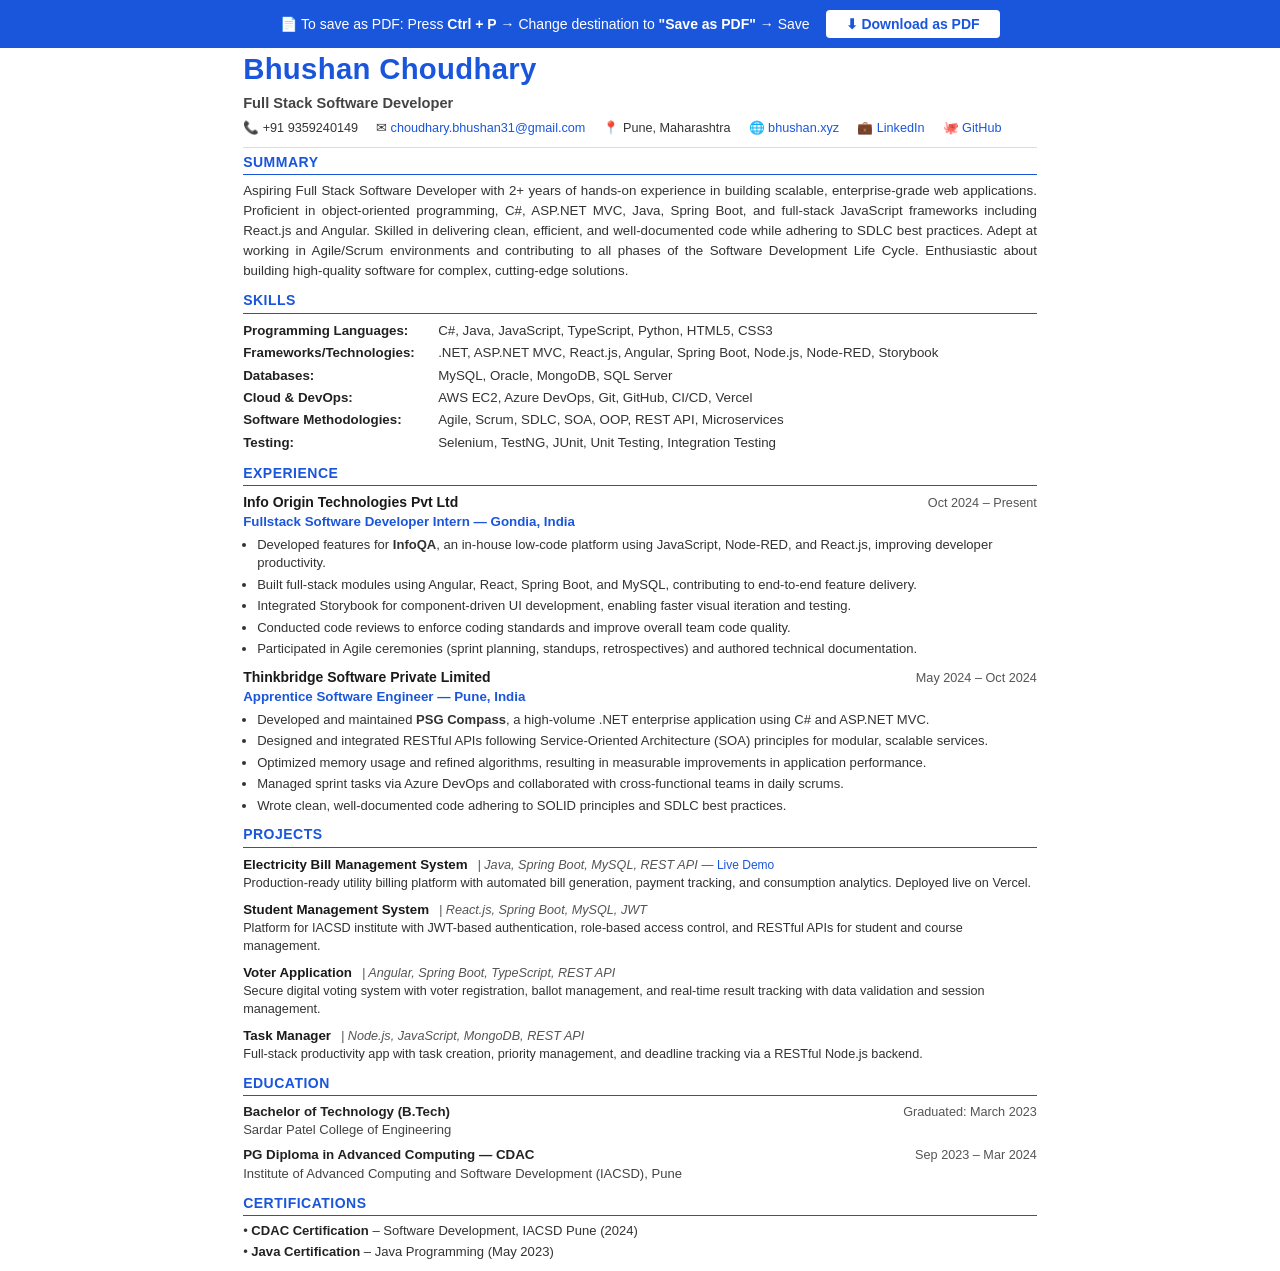
<file: Bhushan_Resume_Print.html>
<!DOCTYPE html>
<html lang="en">
<head>
<meta charset="UTF-8">
<meta name="viewport" content="width=device-width, initial-scale=1.0">
<title>Bhushan Choudhary - Resume</title>
<style>
  @page {
    size: A4;
    margin: 15mm 16mm 12mm 16mm;
  }

  * { margin: 0; padding: 0; box-sizing: border-box; }

  body {
    font-family: 'Calibri', 'Arial', sans-serif;
    font-size: 10.5pt;
    color: #222;
    background: #fff;
    line-height: 1.45;
  }

  /* ── PRINT BUTTON (hidden when printing) ── */
  .print-bar {
    background: #1a56db;
    color: white;
    text-align: center;
    padding: 10px;
    font-size: 14px;
    position: fixed;
    top: 0; left: 0; right: 0;
    z-index: 999;
  }
  .print-bar button {
    background: white;
    color: #1a56db;
    border: none;
    padding: 6px 20px;
    border-radius: 4px;
    font-size: 14px;
    font-weight: 700;
    cursor: pointer;
    margin-left: 12px;
  }
  @media print { .print-bar { display: none; } }

  /* ── PAGE WRAPPER ── */
  .page {
    max-width: 210mm;
    margin: 48px auto 0;
    padding: 0;
    background: white;
  }
  @media print { .page { margin: 0; } }

  /* ── HEADER ── */
  .header { margin-bottom: 10px; }

  .name {
    font-size: 22pt;
    font-weight: 700;
    color: #1a56db;
    letter-spacing: 0.3px;
    margin-bottom: 2px;
  }

  .title {
    font-size: 11pt;
    color: #444;
    font-weight: 600;
    margin-bottom: 5px;
  }

  .contact-row {
    font-size: 9.5pt;
    color: #333;
    display: flex;
    flex-wrap: wrap;
    gap: 0 18px;
    margin-top: 3px;
  }

  .contact-row a { color: #1a56db; text-decoration: none; }

  /* ── SECTION ── */
  .section { margin-bottom: 9px; }

  .section-title {
    font-size: 10.5pt;
    font-weight: 700;
    color: #1a56db;
    text-transform: uppercase;
    letter-spacing: 0.5px;
    border-bottom: 1.5px solid #1a56db;
    padding-bottom: 2px;
    margin-bottom: 6px;
  }

  /* ── SUMMARY ── */
  .summary-text {
    font-size: 10pt;
    color: #333;
    line-height: 1.5;
    text-align: justify;
  }

  /* ── SKILLS ── */
  .skills-table {
    width: 100%;
    border-collapse: collapse;
    font-size: 10pt;
  }
  .skills-table td {
    padding: 1.5px 0;
    vertical-align: top;
  }
  .skills-table td:first-child {
    font-weight: 700;
    width: 195px;
    color: #222;
    white-space: nowrap;
  }
  .skills-table td:last-child { color: #333; }

  /* ── EXPERIENCE ── */
  .exp-item { margin-bottom: 8px; }

  .exp-header {
    display: flex;
    justify-content: space-between;
    align-items: baseline;
  }

  .company {
    font-weight: 700;
    font-size: 10.5pt;
    color: #1a1a1a;
  }

  .exp-date {
    font-size: 9.5pt;
    color: #555;
    white-space: nowrap;
  }

  .exp-role {
    font-size: 10pt;
    font-weight: 600;
    color: #1a56db;
    margin-bottom: 4px;
  }

  .exp-bullets {
    padding-left: 14px;
    margin-top: 3px;
  }

  .exp-bullets li {
    font-size: 9.8pt;
    color: #333;
    margin-bottom: 2.5px;
    line-height: 1.45;
  }

  /* ── PROJECTS ── */
  .project-item { margin-bottom: 6px; }

  .project-name {
    font-weight: 700;
    font-size: 10pt;
    color: #1a1a1a;
    display: inline;
  }

  .project-tech {
    font-size: 9.5pt;
    color: #555;
    font-style: italic;
    display: inline;
    margin-left: 6px;
  }

  .project-desc {
    font-size: 9.5pt;
    color: #333;
    margin-top: 1px;
    line-height: 1.4;
  }

  .project-link {
    font-size: 9pt;
    color: #1a56db;
    text-decoration: none;
  }

  /* ── EDUCATION ── */
  .edu-item { margin-bottom: 5px; }

  .edu-header {
    display: flex;
    justify-content: space-between;
    align-items: baseline;
  }

  .edu-degree { font-weight: 700; font-size: 10pt; }
  .edu-school { font-size: 9.8pt; color: #444; }
  .edu-date { font-size: 9.5pt; color: #555; }

  /* ── CERTS ── */
  .cert-row {
    font-size: 9.8pt;
    color: #333;
    margin-bottom: 2px;
  }
  .cert-row strong { color: #222; }

  /* ── DIVIDER ── */
  hr { border: none; border-top: 0.5px solid #ddd; margin: 4px 0; }
</style>
</head>
<body>

<!-- Print Bar -->
<div class="print-bar">
  📄 To save as PDF: Press <strong>Ctrl + P</strong> → Change destination to <strong>"Save as PDF"</strong> → Save
  <button onclick="window.print()">⬇ Download as PDF</button>
</div>

<div class="page">

  <!-- HEADER -->
  <div class="header">
    <div class="name">Bhushan Choudhary</div>
    <div class="title">Full Stack Software Developer</div>
    <div class="contact-row">
      <span>📞 +91 9359240149</span>
      <span>✉ <a href="mailto:choudhary.bhushan31@gmail.com">choudhary.bhushan31@gmail.com</a></span>
      <span>📍 Pune, Maharashtra</span>
      <span>🌐 <a href="https://bhushan.xyz">bhushan.xyz</a></span>
      <span>💼 <a href="https://linkedin.com/in/bhushan-choudhary-738109151">LinkedIn</a></span>
      <span>🐙 <a href="https://github.com/74927bhushan">GitHub</a></span>
    </div>
  </div>

  <hr>

  <!-- SUMMARY -->
  <div class="section">
    <div class="section-title">Summary</div>
    <p class="summary-text">
      Aspiring Full Stack Software Developer with 2+ years of hands-on experience in building scalable, enterprise-grade web applications. Proficient in object-oriented programming, C#, ASP.NET MVC, Java, Spring Boot, and full-stack JavaScript frameworks including React.js and Angular. Skilled in delivering clean, efficient, and well-documented code while adhering to SDLC best practices. Adept at working in Agile/Scrum environments and contributing to all phases of the Software Development Life Cycle. Enthusiastic about building high-quality software for complex, cutting-edge solutions.
    </p>
  </div>

  <!-- SKILLS -->
  <div class="section">
    <div class="section-title">Skills</div>
    <table class="skills-table">
      <tr>
        <td>Programming Languages:</td>
        <td>C#, Java, JavaScript, TypeScript, Python, HTML5, CSS3</td>
      </tr>
      <tr>
        <td>Frameworks/Technologies:</td>
        <td>.NET, ASP.NET MVC, React.js, Angular, Spring Boot, Node.js, Node-RED, Storybook</td>
      </tr>
      <tr>
        <td>Databases:</td>
        <td>MySQL, Oracle, MongoDB, SQL Server</td>
      </tr>
      <tr>
        <td>Cloud &amp; DevOps:</td>
        <td>AWS EC2, Azure DevOps, Git, GitHub, CI/CD, Vercel</td>
      </tr>
      <tr>
        <td>Software Methodologies:</td>
        <td>Agile, Scrum, SDLC, SOA, OOP, REST API, Microservices</td>
      </tr>
      <tr>
        <td>Testing:</td>
        <td>Selenium, TestNG, JUnit, Unit Testing, Integration Testing</td>
      </tr>
    </table>
  </div>

  <!-- EXPERIENCE -->
  <div class="section">
    <div class="section-title">Experience</div>

    <div class="exp-item">
      <div class="exp-header">
        <span class="company">Info Origin Technologies Pvt Ltd</span>
        <span class="exp-date">Oct 2024 – Present</span>
      </div>
      <div class="exp-role">Fullstack Software Developer Intern — Gondia, India</div>
      <ul class="exp-bullets">
        <li>Developed features for <strong>InfoQA</strong>, an in-house low-code platform using JavaScript, Node-RED, and React.js, improving developer productivity.</li>
        <li>Built full-stack modules using Angular, React, Spring Boot, and MySQL, contributing to end-to-end feature delivery.</li>
        <li>Integrated Storybook for component-driven UI development, enabling faster visual iteration and testing.</li>
        <li>Conducted code reviews to enforce coding standards and improve overall team code quality.</li>
        <li>Participated in Agile ceremonies (sprint planning, standups, retrospectives) and authored technical documentation.</li>
      </ul>
    </div>

    <div class="exp-item">
      <div class="exp-header">
        <span class="company">Thinkbridge Software Private Limited</span>
        <span class="exp-date">May 2024 – Oct 2024</span>
      </div>
      <div class="exp-role">Apprentice Software Engineer — Pune, India</div>
      <ul class="exp-bullets">
        <li>Developed and maintained <strong>PSG Compass</strong>, a high-volume .NET enterprise application using C# and ASP.NET MVC.</li>
        <li>Designed and integrated RESTful APIs following Service-Oriented Architecture (SOA) principles for modular, scalable services.</li>
        <li>Optimized memory usage and refined algorithms, resulting in measurable improvements in application performance.</li>
        <li>Managed sprint tasks via Azure DevOps and collaborated with cross-functional teams in daily scrums.</li>
        <li>Wrote clean, well-documented code adhering to SOLID principles and SDLC best practices.</li>
      </ul>
    </div>
  </div>

  <!-- PROJECTS -->
  <div class="section">
    <div class="section-title">Projects</div>

    <div class="project-item">
      <span class="project-name">Electricity Bill Management System</span>
      <span class="project-tech">| Java, Spring Boot, MySQL, REST API</span>
      <a class="project-link" href="https://e-bill-app.vercel.app"> — Live Demo</a>
      <div class="project-desc">Production-ready utility billing platform with automated bill generation, payment tracking, and consumption analytics. Deployed live on Vercel.</div>
    </div>

    <div class="project-item">
      <span class="project-name">Student Management System</span>
      <span class="project-tech">| React.js, Spring Boot, MySQL, JWT</span>
      <div class="project-desc">Platform for IACSD institute with JWT-based authentication, role-based access control, and RESTful APIs for student and course management.</div>
    </div>

    <div class="project-item">
      <span class="project-name">Voter Application</span>
      <span class="project-tech">| Angular, Spring Boot, TypeScript, REST API</span>
      <div class="project-desc">Secure digital voting system with voter registration, ballot management, and real-time result tracking with data validation and session management.</div>
    </div>

    <div class="project-item">
      <span class="project-name">Task Manager</span>
      <span class="project-tech">| Node.js, JavaScript, MongoDB, REST API</span>
      <div class="project-desc">Full-stack productivity app with task creation, priority management, and deadline tracking via a RESTful Node.js backend.</div>
    </div>
  </div>

  <!-- EDUCATION -->
  <div class="section">
    <div class="section-title">Education</div>

    <div class="edu-item">
      <div class="edu-header">
        <span class="edu-degree">Bachelor of Technology (B.Tech)</span>
        <span class="edu-date">Graduated: March 2023</span>
      </div>
      <div class="edu-school">Sardar Patel College of Engineering</div>
    </div>

    <div class="edu-item">
      <div class="edu-header">
        <span class="edu-degree">PG Diploma in Advanced Computing — CDAC</span>
        <span class="edu-date">Sep 2023 – Mar 2024</span>
      </div>
      <div class="edu-school">Institute of Advanced Computing and Software Development (IACSD), Pune</div>
    </div>
  </div>

  <!-- CERTIFICATIONS -->
  <div class="section">
    <div class="section-title">Certifications</div>
    <div class="cert-row">• <strong>CDAC Certification</strong> – Software Development, IACSD Pune (2024)</div>
    <div class="cert-row">• <strong>Java Certification</strong> – Java Programming (May 2023)</div>
  </div>

</div>
</body>
</html>
</file>
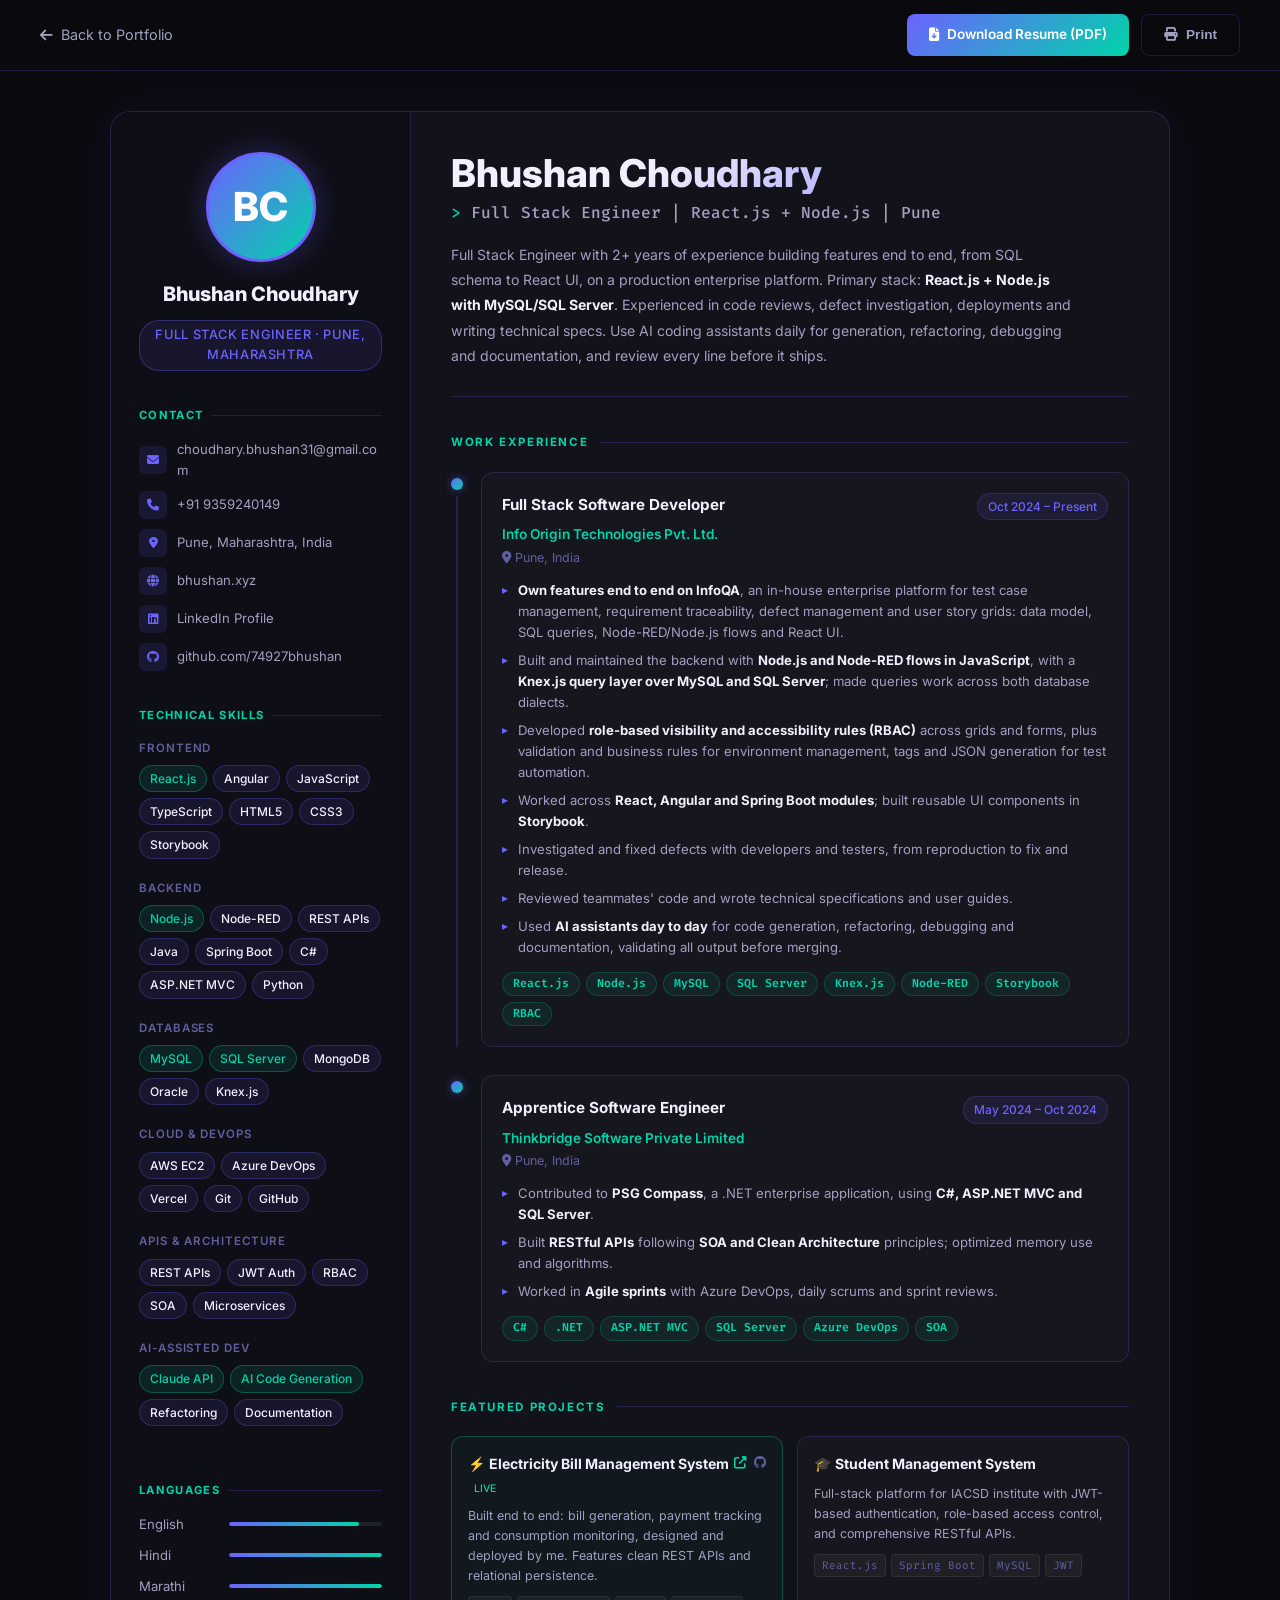
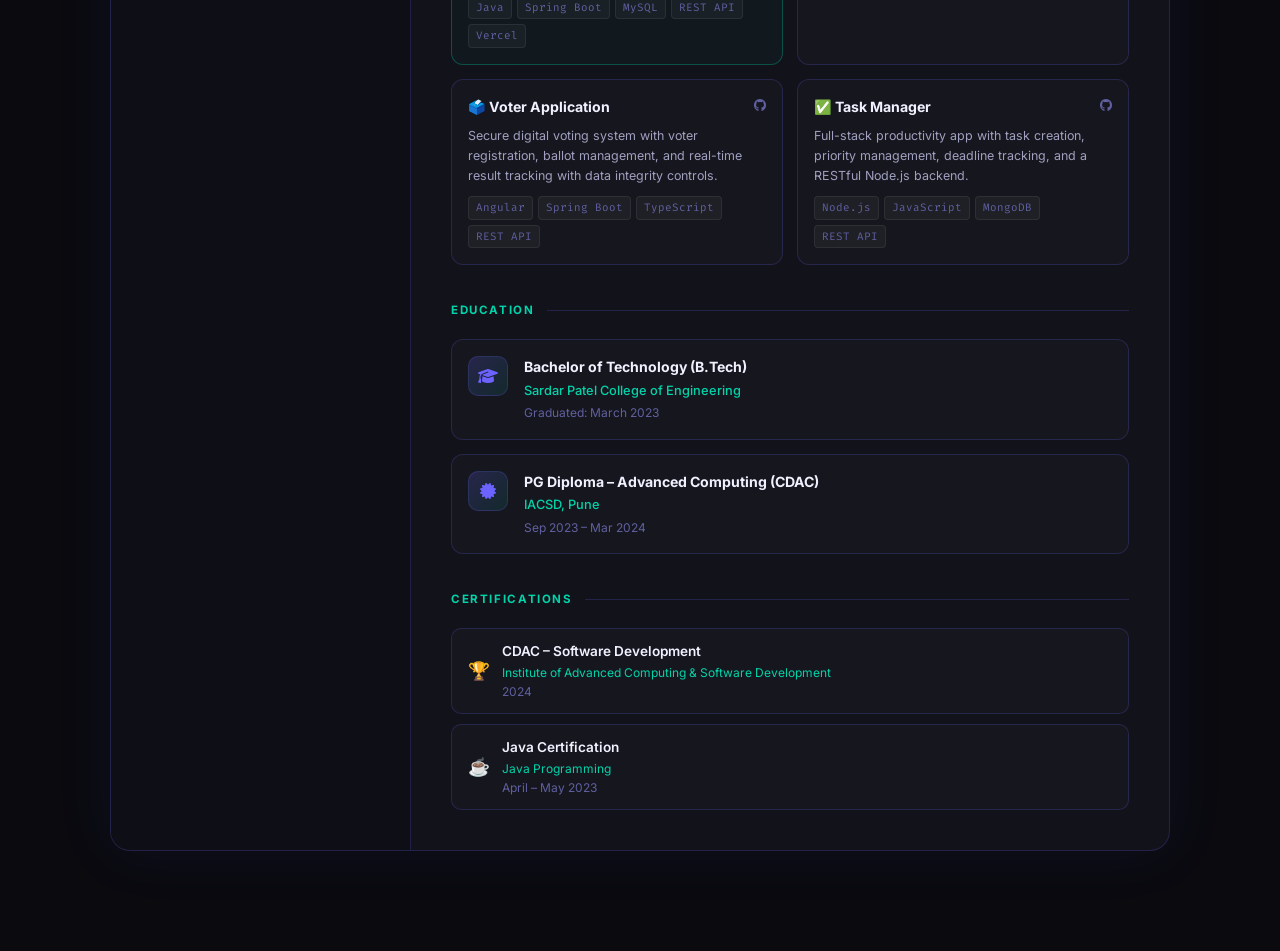
<file: resume.html>
<!DOCTYPE html>
<html lang="en">

<head>
    <meta charset="UTF-8">
    <meta name="viewport" content="width=device-width, initial-scale=1.0">
    <meta name="description" content="Bhushan Choudhary - Full Stack Software Engineer Resume">
    <title>Resume | Bhushan Choudhary</title>
    <link rel="preconnect" href="https://fonts.googleapis.com">
    <link rel="preconnect" href="https://fonts.gstatic.com" crossorigin>
    <link href="https://fonts.googleapis.com/css2?family=Inter:wght@300;400;500;600;700;800&family=Fira+Code:wght@400;500&display=swap" rel="stylesheet">
    <link rel="stylesheet" href="https://cdnjs.cloudflare.com/ajax/libs/font-awesome/6.4.0/css/all.min.css">
    <style>
        :root {
            --primary: #6c63ff;
            --primary-dark: #5a52e0;
            --accent: #00d4aa;
            --bg-dark: #0a0a0f;
            --bg-card: #12121a;
            --bg-sidebar: #0e0e16;
            --text-primary: #f0f0ff;
            --text-secondary: #a0a0c0;
            --text-muted: #6060a0;
            --border: rgba(108, 99, 255, 0.2);
            --glow: rgba(108, 99, 255, 0.15);
        }

        * {
            margin: 0;
            padding: 0;
            box-sizing: border-box;
        }

        body {
            font-family: 'Inter', sans-serif;
            background: var(--bg-dark);
            color: var(--text-primary);
            min-height: 100vh;
            line-height: 1.6;
        }

        /* ── TOP BAR ── */
        .top-bar {
            background: rgba(10, 10, 15, 0.95);
            backdrop-filter: blur(20px);
            border-bottom: 1px solid var(--border);
            padding: 14px 40px;
            display: flex;
            justify-content: space-between;
            align-items: center;
            position: sticky;
            top: 0;
            z-index: 100;
        }

        .top-bar-left a {
            color: var(--text-secondary);
            text-decoration: none;
            font-size: 0.9rem;
            transition: color 0.3s;
            display: flex;
            align-items: center;
            gap: 8px;
        }

        .top-bar-left a:hover { color: var(--primary); }

        .top-bar-right {
            display: flex;
            gap: 12px;
        }

        .btn-download {
            background: linear-gradient(135deg, var(--primary), var(--accent));
            color: white;
            border: none;
            padding: 10px 22px;
            border-radius: 8px;
            font-size: 0.85rem;
            font-weight: 600;
            cursor: pointer;
            display: flex;
            align-items: center;
            gap: 8px;
            text-decoration: none;
            transition: transform 0.2s, box-shadow 0.2s;
        }

        .btn-download:hover {
            transform: translateY(-2px);
            box-shadow: 0 8px 25px rgba(108, 99, 255, 0.4);
        }

        .btn-print {
            background: transparent;
            color: var(--text-secondary);
            border: 1px solid var(--border);
            padding: 10px 22px;
            border-radius: 8px;
            font-size: 0.85rem;
            font-weight: 600;
            cursor: pointer;
            display: flex;
            align-items: center;
            gap: 8px;
            transition: all 0.3s;
        }

        .btn-print:hover {
            border-color: var(--primary);
            color: var(--primary);
        }

        /* ── RESUME WRAPPER ── */
        .resume-wrapper {
            max-width: 1100px;
            margin: 40px auto;
            padding: 0 20px 60px;
        }

        .resume-card {
            background: var(--bg-card);
            border: 1px solid var(--border);
            border-radius: 20px;
            overflow: hidden;
            box-shadow: 0 0 60px rgba(108, 99, 255, 0.08);
            display: grid;
            grid-template-columns: 300px 1fr;
        }

        /* ── SIDEBAR ── */
        .sidebar {
            background: var(--bg-sidebar);
            border-right: 1px solid var(--border);
            padding: 40px 28px;
            display: flex;
            flex-direction: column;
            gap: 36px;
        }

        .profile-section {
            text-align: center;
        }

        .profile-avatar {
            width: 110px;
            height: 110px;
            border-radius: 50%;
            border: 3px solid var(--primary);
            margin: 0 auto 16px;
            background: linear-gradient(135deg, var(--primary), var(--accent));
            display: flex;
            align-items: center;
            justify-content: center;
            font-size: 2.5rem;
            font-weight: 800;
            color: white;
            box-shadow: 0 0 30px rgba(108, 99, 255, 0.3);
            overflow: hidden;
        }

        .profile-avatar img {
            width: 100%;
            height: 100%;
            object-fit: cover;
            border-radius: 50%;
        }

        .profile-name {
            font-size: 1.25rem;
            font-weight: 800;
            color: var(--text-primary);
            margin-bottom: 4px;
        }

        .profile-role {
            font-size: 0.8rem;
            font-weight: 500;
            color: var(--primary);
            letter-spacing: 0.05em;
            text-transform: uppercase;
            background: rgba(108, 99, 255, 0.1);
            border: 1px solid rgba(108, 99, 255, 0.3);
            border-radius: 20px;
            padding: 4px 12px;
            display: inline-block;
            margin-top: 6px;
        }

        .sidebar-section-title {
            font-size: 0.7rem;
            font-weight: 700;
            letter-spacing: 0.12em;
            text-transform: uppercase;
            color: var(--accent);
            margin-bottom: 14px;
            display: flex;
            align-items: center;
            gap: 8px;
        }

        .sidebar-section-title::after {
            content: '';
            flex: 1;
            height: 1px;
            background: var(--border);
        }

        /* Contact */
        .contact-list {
            list-style: none;
            display: flex;
            flex-direction: column;
            gap: 10px;
        }

        .contact-list li {
            display: flex;
            align-items: center;
            gap: 10px;
            font-size: 0.82rem;
            color: var(--text-secondary);
        }

        .contact-list li a {
            color: var(--text-secondary);
            text-decoration: none;
            transition: color 0.3s;
            word-break: break-all;
        }

        .contact-list li a:hover { color: var(--primary); }

        .contact-icon {
            width: 28px;
            height: 28px;
            border-radius: 6px;
            background: rgba(108, 99, 255, 0.12);
            display: flex;
            align-items: center;
            justify-content: center;
            font-size: 0.75rem;
            color: var(--primary);
            flex-shrink: 0;
        }

        /* Skills */
        .skill-group {
            margin-bottom: 20px;
        }

        .skill-group-label {
            font-size: 0.72rem;
            font-weight: 600;
            color: var(--text-muted);
            text-transform: uppercase;
            letter-spacing: 0.08em;
            margin-bottom: 8px;
        }

        .skill-tags {
            display: flex;
            flex-wrap: wrap;
            gap: 6px;
        }

        .skill-tag {
            background: rgba(108, 99, 255, 0.1);
            border: 1px solid rgba(108, 99, 255, 0.25);
            color: var(--text-primary);
            padding: 3px 10px;
            border-radius: 20px;
            font-size: 0.75rem;
            font-weight: 500;
            transition: all 0.3s;
        }

        .skill-tag:hover {
            background: rgba(108, 99, 255, 0.25);
            border-color: var(--primary);
        }

        .skill-tag.accent {
            background: rgba(0, 212, 170, 0.1);
            border-color: rgba(0, 212, 170, 0.3);
            color: var(--accent);
        }

        /* Langs */
        .lang-item {
            display: flex;
            align-items: center;
            gap: 10px;
            margin-bottom: 10px;
        }

        .lang-name {
            font-size: 0.82rem;
            color: var(--text-secondary);
            width: 80px;
        }

        .lang-bar {
            flex: 1;
            height: 4px;
            background: rgba(255,255,255,0.07);
            border-radius: 2px;
            overflow: hidden;
        }

        .lang-fill {
            height: 100%;
            border-radius: 2px;
            background: linear-gradient(90deg, var(--primary), var(--accent));
        }

        /* ── MAIN CONTENT ── */
        .main-content {
            padding: 40px 40px;
            display: flex;
            flex-direction: column;
            gap: 36px;
        }

        /* Header */
        .main-header {
            border-bottom: 1px solid var(--border);
            padding-bottom: 28px;
        }

        .main-name {
            font-size: 2.4rem;
            font-weight: 800;
            background: linear-gradient(135deg, #f0f0ff 30%, var(--primary));
            -webkit-background-clip: text;
            -webkit-text-fill-color: transparent;
            background-clip: text;
            line-height: 1.1;
            margin-bottom: 6px;
        }

        .main-title {
            font-size: 1rem;
            font-weight: 500;
            color: var(--text-secondary);
            margin-bottom: 16px;
            font-family: 'Fira Code', monospace;
        }

        .main-title span {
            color: var(--accent);
        }

        .summary-text {
            font-size: 0.88rem;
            color: var(--text-secondary);
            line-height: 1.8;
            max-width: 620px;
        }

        .summary-text strong { color: var(--text-primary); }

        /* Section */
        .section-heading {
            font-size: 0.72rem;
            font-weight: 700;
            letter-spacing: 0.14em;
            text-transform: uppercase;
            color: var(--accent);
            margin-bottom: 20px;
            display: flex;
            align-items: center;
            gap: 12px;
        }

        .section-heading::after {
            content: '';
            flex: 1;
            height: 1px;
            background: var(--border);
        }

        /* Timeline */
        .timeline {
            display: flex;
            flex-direction: column;
            gap: 28px;
        }

        .timeline-item {
            display: grid;
            grid-template-columns: 12px 1fr;
            gap: 18px;
        }

        .timeline-line {
            display: flex;
            flex-direction: column;
            align-items: center;
            padding-top: 6px;
        }

        .timeline-dot {
            width: 12px;
            height: 12px;
            border-radius: 50%;
            background: linear-gradient(135deg, var(--primary), var(--accent));
            flex-shrink: 0;
            box-shadow: 0 0 10px rgba(108, 99, 255, 0.5);
        }

        .timeline-connector {
            width: 2px;
            flex: 1;
            background: var(--border);
            margin-top: 6px;
        }

        .timeline-content {
            background: rgba(255,255,255,0.02);
            border: 1px solid var(--border);
            border-radius: 12px;
            padding: 20px;
            transition: border-color 0.3s;
        }

        .timeline-content:hover {
            border-color: rgba(108, 99, 255, 0.4);
            background: rgba(108, 99, 255, 0.04);
        }

        .job-header {
            display: flex;
            justify-content: space-between;
            align-items: flex-start;
            margin-bottom: 4px;
            gap: 10px;
        }

        .job-title {
            font-size: 0.95rem;
            font-weight: 700;
            color: var(--text-primary);
        }

        .job-date {
            font-size: 0.75rem;
            color: var(--primary);
            background: rgba(108, 99, 255, 0.1);
            border: 1px solid rgba(108, 99, 255, 0.2);
            border-radius: 20px;
            padding: 3px 10px;
            white-space: nowrap;
            font-weight: 500;
        }

        .job-company {
            font-size: 0.85rem;
            font-weight: 600;
            color: var(--accent);
            margin-bottom: 2px;
        }

        .job-location {
            font-size: 0.78rem;
            color: var(--text-muted);
            margin-bottom: 12px;
        }

        .job-bullets {
            list-style: none;
            display: flex;
            flex-direction: column;
            gap: 7px;
        }

        .job-bullets li {
            font-size: 0.82rem;
            color: var(--text-secondary);
            line-height: 1.6;
            padding-left: 16px;
            position: relative;
        }

        .job-bullets li::before {
            content: '▸';
            position: absolute;
            left: 0;
            color: var(--primary);
            font-size: 0.75rem;
        }

        .job-bullets li strong { color: var(--text-primary); }

        .tech-pills {
            display: flex;
            flex-wrap: wrap;
            gap: 6px;
            margin-top: 14px;
        }

        .tech-pill {
            background: rgba(0, 212, 170, 0.08);
            border: 1px solid rgba(0, 212, 170, 0.2);
            color: var(--accent);
            padding: 2px 10px;
            border-radius: 20px;
            font-size: 0.72rem;
            font-weight: 600;
            font-family: 'Fira Code', monospace;
        }

        /* Projects */
        .projects-grid {
            display: grid;
            grid-template-columns: 1fr 1fr;
            gap: 14px;
        }

        .project-card {
            background: rgba(255,255,255,0.02);
            border: 1px solid var(--border);
            border-radius: 12px;
            padding: 16px;
            transition: all 0.3s;
        }

        .project-card:hover {
            border-color: rgba(108, 99, 255, 0.4);
            background: rgba(108, 99, 255, 0.04);
            transform: translateY(-2px);
        }

        .project-card.featured {
            border-color: rgba(0, 212, 170, 0.3);
            background: rgba(0, 212, 170, 0.03);
        }

        .project-card.featured:hover {
            border-color: var(--accent);
        }

        .project-top {
            display: flex;
            justify-content: space-between;
            align-items: flex-start;
            margin-bottom: 8px;
        }

        .project-name {
            font-size: 0.88rem;
            font-weight: 700;
            color: var(--text-primary);
        }

        .project-links {
            display: flex;
            gap: 8px;
        }

        .project-link {
            color: var(--text-muted);
            font-size: 0.78rem;
            text-decoration: none;
            transition: color 0.3s;
        }

        .project-link:hover { color: var(--primary); }

        .project-link.live { color: var(--accent); }
        .project-link.live:hover { color: #00ffcc; }

        .project-desc {
            font-size: 0.78rem;
            color: var(--text-secondary);
            line-height: 1.6;
            margin-bottom: 10px;
        }

        .project-tech {
            display: flex;
            flex-wrap: wrap;
            gap: 5px;
        }

        .project-tech span {
            font-size: 0.68rem;
            font-family: 'Fira Code', monospace;
            color: var(--text-muted);
            background: rgba(255,255,255,0.04);
            border: 1px solid rgba(255,255,255,0.07);
            padding: 2px 7px;
            border-radius: 4px;
        }

        /* Education */
        .edu-grid {
            display: flex;
            flex-direction: column;
            gap: 14px;
        }

        .edu-item {
            display: flex;
            gap: 16px;
            background: rgba(255,255,255,0.02);
            border: 1px solid var(--border);
            border-radius: 12px;
            padding: 16px;
            align-items: flex-start;
        }

        .edu-icon {
            width: 40px;
            height: 40px;
            border-radius: 10px;
            background: linear-gradient(135deg, rgba(108,99,255,0.2), rgba(0,212,170,0.1));
            border: 1px solid var(--border);
            display: flex;
            align-items: center;
            justify-content: center;
            font-size: 1rem;
            color: var(--primary);
            flex-shrink: 0;
        }

        .edu-degree {
            font-size: 0.88rem;
            font-weight: 700;
            color: var(--text-primary);
            margin-bottom: 2px;
        }

        .edu-school {
            font-size: 0.8rem;
            color: var(--accent);
            font-weight: 500;
            margin-bottom: 2px;
        }

        .edu-date {
            font-size: 0.75rem;
            color: var(--text-muted);
        }

        /* Certifications */
        .cert-list {
            display: flex;
            flex-direction: column;
            gap: 10px;
        }

        .cert-item {
            display: flex;
            align-items: center;
            gap: 12px;
            padding: 12px 16px;
            background: rgba(255,255,255,0.02);
            border: 1px solid var(--border);
            border-radius: 10px;
        }

        .cert-badge {
            font-size: 1.1rem;
        }

        .cert-name {
            font-size: 0.85rem;
            font-weight: 600;
            color: var(--text-primary);
        }

        .cert-date {
            font-size: 0.75rem;
            color: var(--text-muted);
        }

        .cert-issuer {
            font-size: 0.75rem;
            color: var(--accent);
        }

        /* ── PRINT STYLES ── */
        @media print {
            body { background: white; }
            .top-bar { display: none; }
            .resume-wrapper { margin: 0; padding: 0; max-width: 100%; }
            .resume-card {
                border: none;
                border-radius: 0;
                box-shadow: none;
                grid-template-columns: 240px 1fr;
            }
            .sidebar { background: #f8f8ff; border-right: 2px solid #e0e0ff; }
            .main-content { padding: 30px; }
            :root {
                --bg-dark: white;
                --bg-card: white;
                --bg-sidebar: #f8f8ff;
                --text-primary: #111;
                --text-secondary: #444;
                --text-muted: #777;
                --border: #ddd;
            }
            .main-name { -webkit-text-fill-color: #111 !important; }
            .skill-tag { border-color: #aaa; }
            .timeline-content, .project-card, .edu-item, .cert-item { background: #fafafa; border-color: #ddd; }
        }

        @media (max-width: 768px) {
            .resume-card { grid-template-columns: 1fr; }
            .projects-grid { grid-template-columns: 1fr; }
            .main-content { padding: 24px 20px; }
            .top-bar { padding: 12px 20px; }
            .main-name { font-size: 1.8rem; }
        }
    </style>
</head>

<body>

    <!-- Top Bar -->
    <div class="top-bar">
        <div class="top-bar-left">
            <a href="index.html">
                <i class="fas fa-arrow-left"></i>
                Back to Portfolio
            </a>
        </div>
        <div class="top-bar-right">
            <a href="Bhushan_Choudhary_Resume.pdf" download="Bhushan_Choudhary_Resume.pdf" class="btn-download">
                <i class="fas fa-file-arrow-down"></i> Download Resume (PDF)
            </a>
            <button class="btn-print" onclick="window.print()">
                <i class="fas fa-print"></i> Print
            </button>
        </div>
    </div>

    <!-- Resume -->
    <div class="resume-wrapper">
        <div class="resume-card">

            <!-- ── SIDEBAR ── -->
            <aside class="sidebar">

                <!-- Profile -->
                <div class="profile-section">
                    <div class="profile-avatar">
                        <span>BC</span>
                    </div>
                    <div class="profile-name">Bhushan Choudhary</div>
                    <div class="profile-role">Full Stack Engineer · Pune, Maharashtra</div>
                </div>

                <!-- Contact -->
                <div>
                    <div class="sidebar-section-title">Contact</div>
                    <ul class="contact-list">
                        <li>
                            <div class="contact-icon"><i class="fas fa-envelope"></i></div>
                            <a href="mailto:choudhary.bhushan31@gmail.com">choudhary.bhushan31@gmail.com</a>
                        </li>
                        <li>
                            <div class="contact-icon"><i class="fas fa-phone"></i></div>
                            <span>+91 9359240149</span>
                        </li>
                        <li>
                            <div class="contact-icon"><i class="fas fa-map-marker-alt"></i></div>
                            <span>Pune, Maharashtra, India</span>
                        </li>
                        <li>
                            <div class="contact-icon"><i class="fas fa-globe"></i></div>
                            <a href="https://bhushan.xyz" target="_blank">bhushan.xyz</a>
                        </li>
                        <li>
                            <div class="contact-icon"><i class="fab fa-linkedin"></i></div>
                            <a href="https://www.linkedin.com/in/bhushan-choudhary-738109151/" target="_blank">LinkedIn Profile</a>
                        </li>
                        <li>
                            <div class="contact-icon"><i class="fab fa-github"></i></div>
                            <a href="https://github.com/74927bhushan" target="_blank">github.com/74927bhushan</a>
                        </li>
                    </ul>
                </div>

                <!-- Technical Skills -->
                <div>
                    <div class="sidebar-section-title">Technical Skills</div>

                    <div class="skill-group">
                        <div class="skill-group-label">Frontend</div>
                        <div class="skill-tags">
                            <span class="skill-tag accent">React.js</span>
                            <span class="skill-tag">Angular</span>
                            <span class="skill-tag">JavaScript</span>
                            <span class="skill-tag">TypeScript</span>
                            <span class="skill-tag">HTML5</span>
                            <span class="skill-tag">CSS3</span>
                            <span class="skill-tag">Storybook</span>
                        </div>
                    </div>

                    <div class="skill-group">
                        <div class="skill-group-label">Backend</div>
                        <div class="skill-tags">
                            <span class="skill-tag accent">Node.js</span>
                            <span class="skill-tag">Node-RED</span>
                            <span class="skill-tag">REST APIs</span>
                            <span class="skill-tag">Java</span>
                            <span class="skill-tag">Spring Boot</span>
                            <span class="skill-tag">C#</span>
                            <span class="skill-tag">ASP.NET MVC</span>
                            <span class="skill-tag">Python</span>
                        </div>
                    </div>

                    <div class="skill-group">
                        <div class="skill-group-label">Databases</div>
                        <div class="skill-tags">
                            <span class="skill-tag accent">MySQL</span>
                            <span class="skill-tag accent">SQL Server</span>
                            <span class="skill-tag">MongoDB</span>
                            <span class="skill-tag">Oracle</span>
                            <span class="skill-tag">Knex.js</span>
                        </div>
                    </div>

                    <div class="skill-group">
                        <div class="skill-group-label">Cloud & DevOps</div>
                        <div class="skill-tags">
                            <span class="skill-tag">AWS EC2</span>
                            <span class="skill-tag">Azure DevOps</span>
                            <span class="skill-tag">Vercel</span>
                            <span class="skill-tag">Git</span>
                            <span class="skill-tag">GitHub</span>
                        </div>
                    </div>

                    <div class="skill-group">
                        <div class="skill-group-label">APIs & Architecture</div>
                        <div class="skill-tags">
                            <span class="skill-tag">REST APIs</span>
                            <span class="skill-tag">JWT Auth</span>
                            <span class="skill-tag">RBAC</span>
                            <span class="skill-tag">SOA</span>
                            <span class="skill-tag">Microservices</span>
                        </div>
                    </div>

                    <div class="skill-group">
                        <div class="skill-group-label">AI-Assisted Dev</div>
                        <div class="skill-tags">
                            <span class="skill-tag accent">Claude API</span>
                            <span class="skill-tag accent">AI Code Generation</span>
                            <span class="skill-tag">Refactoring</span>
                            <span class="skill-tag">Documentation</span>
                        </div>
                    </div>
                </div>

                <!-- Languages -->
                <div>
                    <div class="sidebar-section-title">Languages</div>
                    <div class="lang-item">
                        <span class="lang-name">English</span>
                        <div class="lang-bar"><div class="lang-fill" style="width:85%"></div></div>
                    </div>
                    <div class="lang-item">
                        <span class="lang-name">Hindi</span>
                        <div class="lang-bar"><div class="lang-fill" style="width:100%"></div></div>
                    </div>
                    <div class="lang-item">
                        <span class="lang-name">Marathi</span>
                        <div class="lang-bar"><div class="lang-fill" style="width:100%"></div></div>
                    </div>
                </div>

            </aside>

            <!-- ── MAIN CONTENT ── -->
            <main class="main-content">

                <!-- Header -->
                <div class="main-header">
                    <div class="main-name">Bhushan Choudhary</div>
                    <div class="main-title">
                        <span>></span> Full Stack Engineer | React.js + Node.js | Pune
                    </div>
                    <p class="summary-text">
                        Full Stack Engineer with 2+ years of experience building features end to end, from SQL schema to React UI, on a production enterprise platform. Primary stack: <strong>React.js + Node.js with MySQL/SQL Server</strong>. Experienced in code reviews, defect investigation, deployments and writing technical specs. Use AI coding assistants daily for generation, refactoring, debugging and documentation, and review every line before it ships.
                    </p>
                </div>

                <!-- Experience -->
                <div>
                    <div class="section-heading">Work Experience</div>
                    <div class="timeline">

                        <div class="timeline-item">
                            <div class="timeline-line">
                                <div class="timeline-dot"></div>
                                <div class="timeline-connector"></div>
                            </div>
                            <div class="timeline-content">
                                <div class="job-header">
                                    <div class="job-title">Full Stack Software Developer</div>
                                    <div class="job-date">Oct 2024 – Present</div>
                                </div>
                                <div class="job-company">Info Origin Technologies Pvt. Ltd.</div>
                                <div class="job-location"><i class="fas fa-map-marker-alt"></i> Pune, India</div>
                                <ul class="job-bullets">
                                    <li><strong>Own features end to end on InfoQA</strong>, an in-house enterprise platform for test case management, requirement traceability, defect management and user story grids: data model, SQL queries, Node-RED/Node.js flows and React UI.</li>
                                    <li>Built and maintained the backend with <strong>Node.js and Node-RED flows in JavaScript</strong>, with a <strong>Knex.js query layer over MySQL and SQL Server</strong>; made queries work across both database dialects.</li>
                                    <li>Developed <strong>role-based visibility and accessibility rules (RBAC)</strong> across grids and forms, plus validation and business rules for environment management, tags and JSON generation for test automation.</li>
                                    <li>Worked across <strong>React, Angular and Spring Boot modules</strong>; built reusable UI components in <strong>Storybook</strong>.</li>
                                    <li>Investigated and fixed defects with developers and testers, from reproduction to fix and release.</li>
                                    <li>Reviewed teammates' code and wrote technical specifications and user guides.</li>
                                    <li>Used <strong>AI assistants day to day</strong> for code generation, refactoring, debugging and documentation, validating all output before merging.</li>
                                </ul>
                                <div class="tech-pills">
                                    <span class="tech-pill">React.js</span>
                                    <span class="tech-pill">Node.js</span>
                                    <span class="tech-pill">MySQL</span>
                                    <span class="tech-pill">SQL Server</span>
                                    <span class="tech-pill">Knex.js</span>
                                    <span class="tech-pill">Node-RED</span>
                                    <span class="tech-pill">Storybook</span>
                                    <span class="tech-pill">RBAC</span>
                                </div>
                            </div>
                        </div>

                        <div class="timeline-item">
                            <div class="timeline-line">
                                <div class="timeline-dot"></div>
                            </div>
                            <div class="timeline-content">
                                <div class="job-header">
                                    <div class="job-title">Apprentice Software Engineer</div>
                                    <div class="job-date">May 2024 – Oct 2024</div>
                                </div>
                                <div class="job-company">Thinkbridge Software Private Limited</div>
                                <div class="job-location"><i class="fas fa-map-marker-alt"></i> Pune, India</div>
                                <ul class="job-bullets">
                                    <li>Contributed to <strong>PSG Compass</strong>, a .NET enterprise application, using <strong>C#, ASP.NET MVC and SQL Server</strong>.</li>
                                    <li>Built <strong>RESTful APIs</strong> following <strong>SOA and Clean Architecture</strong> principles; optimized memory use and algorithms.</li>
                                    <li>Worked in <strong>Agile sprints</strong> with Azure DevOps, daily scrums and sprint reviews.</li>
                                </ul>
                                <div class="tech-pills">
                                    <span class="tech-pill">C#</span>
                                    <span class="tech-pill">.NET</span>
                                    <span class="tech-pill">ASP.NET MVC</span>
                                    <span class="tech-pill">SQL Server</span>
                                    <span class="tech-pill">Azure DevOps</span>
                                    <span class="tech-pill">SOA</span>
                                </div>
                            </div>
                        </div>

                    </div>
                </div>

                <!-- Projects -->
                <div>
                    <div class="section-heading">Featured Projects</div>
                    <div class="projects-grid">

                        <div class="project-card featured">
                            <div class="project-top">
                                <div class="project-name">⚡ Electricity Bill Management System <span style="font-size:0.65rem;color:var(--accent);font-weight:500;margin-left:6px;">LIVE</span></div>
                                <div class="project-links">
                                    <a href="https://e-bill-app.vercel.app/" target="_blank" class="project-link live" title="Live Demo"><i class="fas fa-external-link-alt"></i></a>
                                    <a href="https://github.com/74927bhushan/ebill-app" target="_blank" class="project-link" title="GitHub"><i class="fab fa-github"></i></a>
                                </div>
                            </div>
                            <div class="project-desc">Built end to end: bill generation, payment tracking and consumption monitoring, designed and deployed by me. Features clean REST APIs and relational persistence.</div>
                            <div class="project-tech"><span>Java</span><span>Spring Boot</span><span>MySQL</span><span>REST API</span><span>Vercel</span></div>
                        </div>

                        <div class="project-card">
                            <div class="project-top">
                                <div class="project-name">🎓 Student Management System</div>
                            </div>
                            <div class="project-desc">Full-stack platform for IACSD institute with JWT-based authentication, role-based access control, and comprehensive RESTful APIs.</div>
                            <div class="project-tech"><span>React.js</span><span>Spring Boot</span><span>MySQL</span><span>JWT</span></div>
                        </div>

                        <div class="project-card">
                            <div class="project-top">
                                <div class="project-name">🗳️ Voter Application</div>
                                <div class="project-links">
                                    <a href="https://github.com/74927bhushan/Voter_Application" target="_blank" class="project-link"><i class="fab fa-github"></i></a>
                                </div>
                            </div>
                            <div class="project-desc">Secure digital voting system with voter registration, ballot management, and real-time result tracking with data integrity controls.</div>
                            <div class="project-tech"><span>Angular</span><span>Spring Boot</span><span>TypeScript</span><span>REST API</span></div>
                        </div>

                        <div class="project-card">
                            <div class="project-top">
                                <div class="project-name">✅ Task Manager</div>
                                <div class="project-links">
                                    <a href="https://github.com/74927bhushan/TaskManager" target="_blank" class="project-link"><i class="fab fa-github"></i></a>
                                </div>
                            </div>
                            <div class="project-desc">Full-stack productivity app with task creation, priority management, deadline tracking, and a RESTful Node.js backend.</div>
                            <div class="project-tech"><span>Node.js</span><span>JavaScript</span><span>MongoDB</span><span>REST API</span></div>
                        </div>

                    </div>
                </div>

                <!-- Education -->
                <div>
                    <div class="section-heading">Education</div>
                    <div class="edu-grid">
                        <div class="edu-item">
                            <div class="edu-icon"><i class="fas fa-graduation-cap"></i></div>
                            <div>
                                <div class="edu-degree">Bachelor of Technology (B.Tech)</div>
                                <div class="edu-school">Sardar Patel College of Engineering</div>
                                <div class="edu-date">Graduated: March 2023</div>
                            </div>
                        </div>
                        <div class="edu-item">
                            <div class="edu-icon"><i class="fas fa-certificate"></i></div>
                            <div>
                                <div class="edu-degree">PG Diploma – Advanced Computing (CDAC)</div>
                                <div class="edu-school">IACSD, Pune</div>
                                <div class="edu-date">Sep 2023 – Mar 2024</div>
                            </div>
                        </div>
                    </div>
                </div>

                <!-- Certifications -->
                <div>
                    <div class="section-heading">Certifications</div>
                    <div class="cert-list">
                        <div class="cert-item">
                            <div class="cert-badge">🏆</div>
                            <div>
                                <div class="cert-name">CDAC – Software Development</div>
                                <div class="cert-issuer">Institute of Advanced Computing & Software Development</div>
                                <div class="cert-date">2024</div>
                            </div>
                        </div>
                        <div class="cert-item">
                            <div class="cert-badge">☕</div>
                            <div>
                                <div class="cert-name">Java Certification</div>
                                <div class="cert-issuer">Java Programming</div>
                                <div class="cert-date">April – May 2023</div>
                            </div>
                        </div>
                    </div>
                </div>

            </main>
        </div>
    </div>

</body>
</html>
</file>
<file: style.css>
/* ==========================================================================
   BHUSHAN CHOUDHARY — NOIR EDITORIAL PORTFOLIO (JASPREETSINGH.XYZ STYLE)
   Typography: Swanky and Moo Moo + Inter + JetBrains Mono
   Palette: Noir Black (#000000) • Sand (#f5f0eb) • Coral Red (#e05344) • Muted Beige (#a8a29e)
   ========================================================================== */

:root {
    /* ─── Core Color Tokens ─── */
    --color-black: #000000;
    --color-noir: #0a0a0a;
    --color-surface: #111111;
    --color-surface-hover: #171717;

    --color-sand: #f5f0eb;
    --color-sand-85: rgba(245, 240, 235, 0.85);
    --color-sand-60: rgba(245, 240, 235, 0.6);
    --color-sand-20: rgba(245, 240, 235, 0.2);
    --color-sand-10: rgba(245, 240, 235, 0.1);

    --color-muted-beige: #a8a29e;
    --color-muted-beige-70: rgba(168, 162, 158, 0.7);
    --color-muted-beige-30: rgba(168, 162, 158, 0.3);

    --color-coral: #e05344;
    --color-coral-hover: #f06449;
    --color-emerald: #10b981;

    /* ─── Typography Tokens ─── */
    --font-accent: 'Swanky and Moo Moo', cursive, -apple-system, sans-serif;
    --font-display: 'Syne', 'Space Grotesk', -apple-system, sans-serif;
    --font-main: 'Inter', -apple-system, BlinkMacSystemFont, 'Segoe UI', Roboto, sans-serif;
    --font-mono: 'JetBrains Mono', Consolas, Monaco, monospace;

    /* ─── Accent Colors ─── */
    --color-cyan: #38bdf8;
    --color-purple: #a855f7;
    --color-amber: #f59e0b;

    /* ─── Layout & Transitions ─── */
    --max-width: 1280px;
    --transition-fast: 0.2s cubic-bezier(0.16, 1, 0.3, 1);
    --transition-smooth: 0.35s cubic-bezier(0.16, 1, 0.3, 1);
}

/* ==========================================================================
   RESET & FOUNDATIONS
   ========================================================================== */
*, *::before, *::after {
    margin: 0;
    padding: 0;
    box-sizing: border-box;
}

html {
    scroll-behavior: smooth;
    background-color: var(--color-black);
    color: var(--color-sand);
    font-family: var(--font-main);
    -webkit-font-smoothing: antialiased;
    -moz-osx-font-smoothing: grayscale;
    overflow-x: hidden;
}

body.js-noir {
    background-color: var(--color-black);
    color: var(--color-sand);
    min-height: 100vh;
    line-height: 1.6;
    position: relative;
    overflow-x: hidden;
}

body.is-loading {
    overflow: hidden;
    height: 100vh;
}

.font-accent {
    font-family: var(--font-accent);
    font-weight: 400;
}

.font-inter {
    font-family: var(--font-main);
}

.font-mono {
    font-family: var(--font-mono);
}

.text-coral {
    color: var(--color-coral);
}

.content-wrapper {
    max-width: var(--max-width);
    margin: 0 auto;
    padding: 0 32px;
}

/* ==========================================================================
   SIGNATURE HOME LOADER (JASPREETSINGH.XYZ EXACT REPLICA)
   ========================================================================== */
.home-loader {
    position: fixed;
    inset: 0;
    z-index: 9999;
    background-color: var(--color-black);
    display: flex;
    align-items: flex-start;
    justify-content: flex-start;
    padding: 140px 32px 0;
    transition: opacity 0.65s cubic-bezier(0.16, 1, 0.3, 1), transform 0.65s cubic-bezier(0.16, 1, 0.3, 1);
}

.home-loader.loader-complete {
    opacity: 0;
    pointer-events: none;
    transform: translateY(-12px);
}

.home-loader__inner {
    width: 100%;
    max-width: var(--max-width);
    margin: 0 auto;
}

.loader-content {
    display: flex;
    flex-direction: column;
    max-width: 800px;
}

.loader-greeting {
    font-size: clamp(2.2rem, 5vw, 3.8rem);
    line-height: 1.1;
    color: var(--color-sand);
    margin-bottom: 24px;
}

.greeting-pre {
    opacity: 0.65;
    display: block;
    font-size: clamp(1.6rem, 3vw, 2.4rem);
}

.loader-name {
    display: block;
    font-size: clamp(5rem, 13vw, 10rem);
    line-height: 0.95;
    color: var(--color-sand);
    letter-spacing: -0.01em;
}

.loader-bar-wrap {
    display: flex;
    align-items: center;
    gap: 18px;
    margin-top: 24px;
    max-width: 440px;
    transition: opacity 0.3s ease, transform 0.3s ease;
}

.loader-bar-wrap.bar-fade {
    opacity: 0;
    transform: translateY(6px);
    pointer-events: none;
}

.loading-line {
    flex: 1;
    height: 1px;
    background-color: var(--color-sand-20);
    position: relative;
    overflow: hidden;
}

.home-loader__fill {
    position: absolute;
    inset: 0;
    background-color: var(--color-sand);
    transform-origin: left;
    transform: scaleX(0);
    transition: transform 0.1s linear;
}

.home-loader__count {
    font-size: 0.8rem;
    font-weight: 300;
    letter-spacing: 0.1em;
    color: var(--color-muted-beige-70);
    font-variant-numeric: tabular-nums;
    min-width: 40px;
}

/* ─── State Transitions (While Loading vs Loaded) ─── */
body.is-loading .site-header {
    transform: translateY(-100%);
    opacity: 0;
    pointer-events: none;
}

body.is-loading .hero-intro,
body.is-loading .hero-meta-row,
body.is-loading .hero-divider-line {
    opacity: 0;
    transform: translateY(28px);
}

body.is-loaded .site-header {
    transform: translateY(0);
    opacity: 1;
    transition: transform 0.8s cubic-bezier(0.16, 1, 0.3, 1), opacity 0.8s ease;
}

body.is-loaded .hero-intro {
    opacity: 1;
    transform: translateY(0);
    transition: opacity 0.85s cubic-bezier(0.16, 1, 0.3, 1) 0.12s, transform 0.85s cubic-bezier(0.16, 1, 0.3, 1) 0.12s;
}

body.is-loaded .hero-meta-row {
    opacity: 1;
    transform: translateY(0);
    transition: opacity 0.85s cubic-bezier(0.16, 1, 0.3, 1) 0.25s, transform 0.85s cubic-bezier(0.16, 1, 0.3, 1) 0.25s;
}

body.is-loaded .hero-divider-line {
    opacity: 1;
    transform: scaleX(1);
    transform-origin: left;
    transition: opacity 0.8s ease 0.38s, transform 0.8s cubic-bezier(0.16, 1, 0.3, 1) 0.38s;
}

/* ==========================================================================
   SITE HEADER & NAVIGATION
   ========================================================================== */
.site-header {
    position: fixed;
    top: 0;
    left: 0;
    right: 0;
    z-index: 50;
    background: rgba(0, 0, 0, 0.75);
    backdrop-filter: blur(20px);
    -webkit-backdrop-filter: blur(20px);
    border-bottom: 1px solid var(--color-sand-10);
    transition: var(--transition-smooth);
}

.header-container {
    max-width: var(--max-width);
    margin: 0 auto;
    padding: 14px 28px;
    display: flex;
    justify-content: space-between;
    align-items: center;
    gap: 16px;
}

.header-left {
    display: flex;
    align-items: center;
    gap: 12px;
    white-space: nowrap;
    flex-shrink: 0;
}

.brand-link {
    text-decoration: none;
    color: var(--color-sand);
    white-space: nowrap;
}

.brand-name {
    font-size: 1.35rem;
    color: var(--color-sand);
    letter-spacing: 0.02em;
    white-space: nowrap;
    transition: var(--transition-fast);
}

.brand-name:hover {
    color: var(--color-coral);
}

.brand-divider {
    color: var(--color-muted-beige-30);
    font-size: 0.9rem;
}

.brand-role {
    font-size: 0.82rem;
    font-weight: 300;
    color: var(--color-muted-beige);
    letter-spacing: 0.02em;
    white-space: nowrap;
}

.header-nav {
    display: flex;
    align-items: center;
    gap: 20px;
    flex-shrink: 0;
}

.nav-link {
    text-decoration: none;
    font-size: 0.8rem;
    font-weight: 400;
    text-transform: uppercase;
    letter-spacing: 0.08em;
    color: var(--color-muted-beige);
    transition: var(--transition-fast);
}

.nav-link:hover {
    color: var(--color-sand);
}

.header-right {
    display: flex;
    align-items: center;
    gap: 12px;
    flex-shrink: 0;
}

.cmd-pill-btn {
    display: inline-flex;
    align-items: center;
    gap: 8px;
    padding: 6px 14px;
    border-radius: 9999px;
    background: rgba(255, 255, 255, 0.06);
    border: 1px solid rgba(255, 255, 255, 0.16);
    color: var(--color-sand);
    font-size: 0.78rem;
    cursor: pointer;
    white-space: nowrap;
    transition: var(--transition-fast);
}

.cmd-pill-btn:hover {
    background: rgba(255, 255, 255, 0.12);
    border-color: rgba(56, 189, 248, 0.5);
    box-shadow: 0 0 14px rgba(56, 189, 248, 0.2);
    transform: translateY(-1px);
}

.cmd-icon {
    font-size: 0.72rem;
    color: var(--color-cyan);
}

.cmd-label {
    font-size: 0.78rem;
    color: var(--color-sand-85);
}

.cmd-kbd {
    padding: 2px 6px;
    background: rgba(255, 255, 255, 0.08);
    border: 1px solid var(--color-sand-20);
    border-radius: 4px;
    font-size: 0.65rem;
    font-family: var(--font-mono);
    color: var(--color-muted-beige);
}

.resume-pill-btn {
    display: inline-flex;
    align-items: center;
    gap: 6px;
    padding: 6px 14px;
    border-radius: 9999px;
    border: 1px solid var(--color-sand-20);
    text-decoration: none;
    color: var(--color-sand);
    font-size: 0.82rem;
    text-transform: uppercase;
    letter-spacing: 0.05em;
    transition: var(--transition-fast);
}

.resume-pill-btn:hover {
    background-color: var(--color-sand);
    color: var(--color-black);
    border-color: var(--color-sand);
}

.resume-pill-btn:hover .motion-arrow {
    transform: translate(2px, -2px);
}

.motion-arrow {
    transition: transform var(--transition-fast);
}

.status-location-tag {
    font-size: 0.8rem;
    color: var(--color-muted-beige);
    display: flex;
    align-items: center;
    gap: 6px;
}

.status-live-dot {
    width: 6px;
    height: 6px;
    border-radius: 50%;
    background-color: var(--color-emerald);
    box-shadow: 0 0 6px var(--color-emerald);
}

/* ==========================================================================
   BUTTONS & MICRO-INTERACTIONS
   ========================================================================== */
.btn-primary-sand {
    display: inline-flex;
    align-items: center;
    gap: 8px;
    padding: 12px 24px;
    border-radius: 9999px;
    background-color: var(--color-sand);
    color: var(--color-black);
    text-decoration: none;
    font-size: 0.88rem;
    font-weight: 500;
    transition: var(--transition-fast);
    border: 1px solid var(--color-sand);
}

.btn-primary-sand:hover {
    background-color: transparent;
    color: var(--color-sand);
}

.btn-primary-sand:hover .motion-arrow {
    transform: translate(2px, -2px);
}

.btn-ghost-sand {
    display: inline-flex;
    align-items: center;
    gap: 8px;
    padding: 12px 24px;
    border-radius: 9999px;
    background-color: transparent;
    color: var(--color-sand);
    text-decoration: none;
    font-size: 0.88rem;
    font-weight: 400;
    border: 1px solid var(--color-sand-20);
    transition: var(--transition-fast);
}

.btn-ghost-sand:hover {
    border-color: var(--color-sand);
    background-color: rgba(245, 240, 235, 0.05);
}

/* ==========================================================================
   INFINITE COSMIC SKY & STARS CANVAS (PANNING UPWARDS ON SCROLL)
   ========================================================================== */
.sky-canvas {
    position: fixed;
    inset: 0;
    width: 100vw;
    height: 100vh;
    z-index: 0;
    pointer-events: none;
    background-color: var(--color-black);
}

.page-main, .site-header {
    position: relative;
    z-index: 10;
}

.font-display {
    font-family: var(--font-display);
    font-weight: 700;
}

/* ==========================================================================
   SECTION 01: HERO GREETING & MINIMALIST KINETIC NEBULA
   ========================================================================== */
.section-hero {
    position: relative;
    padding-top: 140px;
    padding-bottom: 80px;
    min-height: 85vh;
    overflow: hidden;
    display: flex;
    align-items: center;
}

.nebula-canvas {
    position: absolute;
    inset: 0;
    width: 100%;
    height: 100%;
    z-index: 1;
    pointer-events: auto;
}

.hero-content-relative {
    position: relative;
    z-index: 5;
    width: 100%;
    pointer-events: none;
}

.hero-content-relative a,
.hero-content-relative button,
.hero-content-relative .reactor-module {
    pointer-events: auto;
}

.hero-split-grid {
    display: grid;
    grid-template-columns: 1.12fr 0.88fr;
    gap: 48px;
    align-items: center;
}

.hero-badge-tag {
    display: inline-flex;
    align-items: center;
    gap: 8px;
    padding: 5px 14px;
    border-radius: 9999px;
    background: rgba(168, 85, 247, 0.12);
    border: 1px solid rgba(168, 85, 247, 0.3);
    color: #c4b5fd;
    font-size: 0.72rem;
    letter-spacing: 0.06em;
    margin-bottom: 20px;
}

/* 3D Dual Core Reactor Card */
.glass-reactor-card {
    background: rgba(14, 14, 24, 0.75);
    border: 1px solid rgba(255, 255, 255, 0.1);
    box-shadow: 0 25px 60px -15px rgba(0, 0, 0, 0.8), 0 0 35px rgba(56, 189, 248, 0.12);
    backdrop-filter: blur(24px);
    -webkit-backdrop-filter: blur(24px);
    border-radius: 18px;
    padding: 24px;
    position: relative;
    overflow: hidden;
    transition: var(--transition-smooth);
}

.glass-reactor-card:hover {
    border-color: rgba(56, 189, 248, 0.3);
    box-shadow: 0 30px 70px -15px rgba(0, 0, 0, 0.85), 0 0 45px rgba(56, 189, 248, 0.2);
}

.reactor-header {
    display: flex;
    justify-content: space-between;
    align-items: center;
    padding-bottom: 16px;
    border-bottom: 1px solid var(--color-sand-10);
    flex-wrap: wrap;
    gap: 12px;
}

.reactor-kicker {
    font-size: 0.7rem;
    color: var(--color-cyan);
    letter-spacing: 0.08em;
}

.reactor-heading {
    font-size: 1.25rem;
    color: var(--color-sand);
    letter-spacing: -0.02em;
}

.reactor-controls {
    display: flex;
    gap: 4px;
    background: rgba(255, 255, 255, 0.04);
    padding: 3px;
    border-radius: 9999px;
    border: 1px solid var(--color-sand-10);
}

.core-tab {
    background: transparent;
    border: none;
    padding: 5px 12px;
    font-size: 0.72rem;
    font-family: var(--font-main);
    font-weight: 500;
    color: var(--color-muted-beige);
    border-radius: 9999px;
    cursor: pointer;
    transition: var(--transition-fast);
    display: flex;
    align-items: center;
    gap: 5px;
}

.core-tab:hover {
    color: var(--color-sand);
}

.core-tab.active {
    background: rgba(255, 255, 255, 0.12);
    color: var(--color-sand);
}

.core-tab[data-core="dotnet"].active {
    background: rgba(168, 85, 247, 0.25);
    border: 1px solid rgba(168, 85, 247, 0.4);
    color: #e9d5ff;
}

.core-tab[data-core="java"].active {
    background: rgba(245, 158, 11, 0.25);
    border: 1px solid rgba(245, 158, 11, 0.4);
    color: #fef08a;
}

.core-tab[data-core="react"].active {
    background: rgba(56, 189, 248, 0.25);
    border: 1px solid rgba(56, 189, 248, 0.4);
    color: #bae6fd;
}

.reactor-canvas-wrap {
    position: relative;
    width: 100%;
    height: 220px;
    margin: 12px 0;
    cursor: grab;
}

.reactor-canvas-wrap:active {
    cursor: grabbing;
}

.reactor-canvas {
    width: 100%;
    height: 100%;
    display: block;
}

.reactor-hint {
    position: absolute;
    bottom: 6px;
    right: 8px;
    font-size: 0.65rem;
    color: var(--color-muted-beige-70);
    pointer-events: none;
    letter-spacing: 0.04em;
}

.reactor-telemetry-deck {
    background: rgba(0, 0, 0, 0.45);
    border: 1px solid var(--color-sand-10);
    border-radius: 8px;
    padding: 12px 16px;
    font-size: 0.72rem;
    line-height: 1.7;
}

.telemetry-pane {
    display: none;
    animation: fadeInPane 0.25s ease;
}

.telemetry-pane.active {
    display: grid;
    grid-template-columns: repeat(2, 1fr);
    gap: 6px 12px;
}

@keyframes fadeInPane {
    from { opacity: 0; transform: translateY(4px); }
    to { opacity: 1; transform: translateY(0); }
}

.t-metric {
    display: flex;
    justify-content: space-between;
    gap: 8px;
}

.t-label { color: var(--color-muted-beige-70); }
.t-val { color: var(--color-sand); font-weight: 500; }
.t-cyan { color: var(--color-cyan); }
.t-purple { color: var(--color-purple); }
.t-green { color: var(--color-emerald); }
.t-amber { color: var(--color-amber); }
.t-coral { color: var(--color-coral); }

.hero-greeting-block {
    margin-bottom: 40px;
}

.hero-title {
    font-size: clamp(2.2rem, 5vw, 3.8rem);
    line-height: 1.1;
    color: var(--color-sand);
    margin-bottom: 24px;
}

.hero-pre {
    opacity: 0.65;
    display: block;
    font-size: clamp(1.6rem, 3vw, 2.4rem);
}

.hero-name-emphasis {
    display: block;
    font-size: clamp(5rem, 13vw, 10rem);
    line-height: 0.95;
    color: var(--color-sand);
    letter-spacing: -0.01em;
}

.hero-intro {
    font-size: clamp(1.4rem, 2.6vw, 2.2rem);
    line-height: 1.35;
    color: var(--color-sand);
    max-width: 880px;
}

.block-sm {
    display: block;
    opacity: 0.75;
    margin-top: 4px;
}

.hero-meta-row {
    display: flex;
    justify-content: space-between;
    align-items: center;
    flex-wrap: wrap;
    gap: 24px;
    margin-bottom: 48px;
}

.hero-status-chip {
    display: inline-flex;
    align-items: center;
    gap: 10px;
    padding: 8px 18px;
    border-radius: 9999px;
    background: rgba(255, 255, 255, 0.03);
    border: 1px solid var(--color-sand-10);
    color: var(--color-muted-beige);
    font-size: 0.85rem;
}

.pulse-indicator {
    width: 8px;
    height: 8px;
    border-radius: 50%;
    background-color: var(--color-coral);
    box-shadow: 0 0 10px var(--color-coral);
    animation: coralPulse 2s infinite;
}

@keyframes coralPulse {
    0% { transform: scale(0.95); opacity: 0.7; }
    50% { transform: scale(1.15); opacity: 1; }
    100% { transform: scale(0.95); opacity: 0.7; }
}

.hero-actions-group {
    display: flex;
    align-items: center;
    gap: 16px;
    flex-wrap: wrap;
}

.hero-divider-line, .section-divider-line {
    width: 100%;
    height: 1px;
    background-color: var(--color-sand-10);
    margin-top: 40px;
}

/* ==========================================================================
   SECTION 02: ABOUT & PHILOSOPHY
   ========================================================================== */
.section-about {
    padding: 100px 0;
}

.about-grid {
    display: grid;
    grid-template-columns: 1fr 1.15fr;
    gap: 64px;
}

.about-display {
    font-size: clamp(2.4rem, 4.2vw, 3.6rem);
    line-height: 1.15;
    color: var(--color-sand);
}

.about-sub-block {
    display: block;
    font-size: clamp(1.8rem, 3.2vw, 2.6rem);
    opacity: 0.9;
    margin-top: 6px;
}

.mt-about-gap {
    margin-top: 48px;
}

.quote-card {
    margin-top: 56px;
    padding: 24px 28px;
    border-left: 1px solid var(--color-coral);
    background: rgba(255, 255, 255, 0.015);
}

.hindi-quote {
    font-family: var(--font-main);
    font-size: 1.05rem;
    line-height: 1.7;
    color: var(--color-sand);
    margin-bottom: 8px;
}

.english-translation {
    font-size: 0.85rem;
    font-weight: 300;
    font-style: italic;
    color: var(--color-muted-beige);
    line-height: 1.6;
}

.lead-editorial {
    font-size: 1.25rem;
    font-weight: 300;
    line-height: 1.7;
    color: var(--color-sand);
    margin-bottom: 24px;
}

.body-editorial {
    font-size: 1.05rem;
    font-weight: 300;
    line-height: 1.75;
    color: var(--color-muted-beige);
    margin-bottom: 22px;
}

.body-editorial strong {
    color: var(--color-sand);
    font-weight: 500;
}

.about-quick-metrics {
    display: grid;
    grid-template-columns: repeat(3, 1fr);
    gap: 20px;
    margin-top: 40px;
    padding-top: 32px;
    border-top: 1px solid var(--color-sand-10);
}

.q-metric {
    display: flex;
    flex-direction: column;
}

.q-num {
    font-size: 2.5rem;
    color: var(--color-sand);
    line-height: 1;
    margin-bottom: 6px;
}

.q-label {
    font-size: 0.8rem;
    font-weight: 300;
    color: var(--color-muted-beige);
    line-height: 1.4;
}

/* ==========================================================================
   SECTION 03: DUAL ENGINE ARCHITECTURE
   ========================================================================== */
.section-dual-engine {
    padding: 100px 0;
}

.section-header-block {
    margin-bottom: 56px;
}

.section-display {
    font-size: clamp(2.4rem, 4.5vw, 4rem);
    line-height: 1.1;
    color: var(--color-sand);
    margin-bottom: 12px;
}

.section-tagline {
    font-size: 1.1rem;
    font-weight: 300;
    color: var(--color-muted-beige);
}

.engine-duo-grid {
    display: grid;
    grid-template-columns: repeat(2, 1fr);
    gap: 32px;
    margin-bottom: 32px;
}

.engine-box {
    padding: 36px;
    background: rgba(255, 255, 255, 0.02);
    border: 1px solid var(--color-sand-10);
    border-radius: 4px;
    transition: var(--transition-smooth);
}

.engine-box:hover {
    border-color: var(--color-sand-20);
    background: rgba(255, 255, 255, 0.035);
}

.engine-mono-tag {
    font-size: 0.72rem;
    letter-spacing: 0.08em;
    color: var(--color-muted-beige);
    display: block;
    margin-bottom: 8px;
}

.engine-heading {
    font-size: 2.2rem;
    color: var(--color-sand);
    margin-bottom: 16px;
}

.engine-paragraph {
    font-size: 0.95rem;
    font-weight: 300;
    line-height: 1.7;
    color: var(--color-muted-beige);
    margin-bottom: 24px;
}

.engine-pills {
    display: flex;
    flex-wrap: wrap;
    gap: 8px;
}

.tag-pill {
    padding: 5px 12px;
    border-radius: 9999px;
    background: rgba(255, 255, 255, 0.04);
    border: 1px solid var(--color-sand-10);
    font-size: 0.75rem;
    color: var(--color-sand);
    font-weight: 300;
}

.unifying-box {
    padding: 36px;
    background: rgba(224, 83, 68, 0.03);
    border: 1px solid rgba(224, 83, 68, 0.2);
    border-radius: 4px;
    display: flex;
    justify-content: space-between;
    align-items: center;
    gap: 32px;
    flex-wrap: wrap;
}

.unifying-left {
    max-width: 650px;
}

.unifying-heading {
    font-size: 2rem;
    color: var(--color-sand);
    margin-bottom: 10px;
}

.unifying-desc {
    font-size: 0.95rem;
    font-weight: 300;
    line-height: 1.7;
    color: var(--color-muted-beige);
}

.unifying-chips {
    display: flex;
    flex-wrap: wrap;
    gap: 8px;
    max-width: 400px;
}

/* ==========================================================================
   SECTION 04: SELECTED WORKS
   ========================================================================== */
.section-works {
    padding: 100px 0;
}

.works-list {
    display: flex;
    flex-direction: column;
    gap: 48px;
}

.work-item {
    display: grid;
    grid-template-columns: 160px 1fr;
    gap: 32px;
    padding: 40px 0;
    border-top: 1px solid var(--color-sand-10);
}

.work-item.flagship-item {
    background: rgba(255, 255, 255, 0.015);
    padding: 40px 32px;
    border: 1px solid var(--color-sand-20);
    border-radius: 4px;
}

.work-item-index {
    font-size: 0.78rem;
    letter-spacing: 0.08em;
    color: var(--color-muted-beige);
    padding-top: 6px;
}

.work-title-row {
    display: flex;
    align-items: center;
    justify-content: space-between;
    margin-bottom: 16px;
    flex-wrap: wrap;
    gap: 12px;
}

.work-title {
    font-size: clamp(2rem, 3.5vw, 2.8rem);
    line-height: 1.15;
    color: var(--color-sand);
}

.work-link {
    text-decoration: none;
    color: inherit;
    display: inline-flex;
    align-items: center;
    gap: 8px;
    transition: var(--transition-fast);
}

.work-link:hover {
    color: var(--color-coral);
}

.work-link:hover .motion-arrow {
    transform: translate(3px, -3px);
}

.work-badge-live {
    padding: 4px 10px;
    border-radius: 9999px;
    background: rgba(16, 185, 129, 0.15);
    border: 1px solid rgba(16, 185, 129, 0.4);
    color: var(--color-emerald);
    font-size: 0.72rem;
    font-weight: 600;
    letter-spacing: 0.05em;
}

.work-badge-enterprise, .work-badge-tech {
    padding: 4px 10px;
    border-radius: 9999px;
    background: rgba(255, 255, 255, 0.04);
    border: 1px solid var(--color-sand-10);
    color: var(--color-muted-beige);
    font-size: 0.72rem;
    letter-spacing: 0.05em;
}

.work-description {
    font-size: 1.05rem;
    font-weight: 300;
    line-height: 1.75;
    color: var(--color-muted-beige);
    margin-bottom: 24px;
    max-width: 900px;
}

.work-specs {
    display: flex;
    flex-direction: column;
    gap: 8px;
    margin-bottom: 28px;
    font-size: 0.88rem;
}

.spec-entry {
    color: var(--color-sand-85);
}

.spec-label {
    color: var(--color-muted-beige-70);
    margin-right: 6px;
}

.spec-url {
    color: var(--color-sand);
    text-decoration: underline;
    text-underline-offset: 3px;
    transition: var(--transition-fast);
}

.spec-url:hover {
    color: var(--color-coral);
}

.work-actions {
    display: flex;
    align-items: center;
    gap: 16px;
    flex-wrap: wrap;
}

/* ==========================================================================
   SECTION 05: PRODUCTION EXPERIENCE (CHRONICLES)
   ========================================================================== */
.section-experience {
    padding: 100px 0;
}

.timeline-stack {
    display: flex;
    flex-direction: column;
    gap: 32px;
}

.exp-card {
    padding: 36px;
    background: rgba(255, 255, 255, 0.015);
    border: 1px solid var(--color-sand-10);
    border-radius: 4px;
    transition: var(--transition-smooth);
}

.exp-card:hover {
    border-color: var(--color-sand-20);
    background: rgba(255, 255, 255, 0.03);
}

.exp-top-bar {
    display: flex;
    justify-content: space-between;
    align-items: center;
    margin-bottom: 12px;
    flex-wrap: wrap;
    gap: 8px;
}

.exp-period {
    font-size: 0.75rem;
    letter-spacing: 0.06em;
    color: var(--color-muted-beige);
}

.exp-tag-current {
    font-size: 0.72rem;
    font-weight: 600;
    color: var(--color-emerald);
    display: flex;
    align-items: center;
    gap: 6px;
}

.exp-tag-done {
    font-size: 0.72rem;
    color: var(--color-muted-beige-70);
}

.exp-role {
    font-size: 2.2rem;
    color: var(--color-sand);
    line-height: 1.1;
    margin-bottom: 4px;
}

.exp-company {
    font-size: 1.05rem;
    font-weight: 400;
    color: var(--color-sand-85);
    margin-bottom: 20px;
}

.exp-list {
    list-style: none;
    display: flex;
    flex-direction: column;
    gap: 14px;
    margin-bottom: 24px;
}

.exp-list li {
    font-size: 0.95rem;
    font-weight: 300;
    line-height: 1.7;
    color: var(--color-muted-beige);
    position: relative;
    padding-left: 20px;
}

.exp-list li::before {
    content: '—';
    position: absolute;
    left: 0;
    color: var(--color-sand-20);
}

.exp-list li strong {
    color: var(--color-sand);
    font-weight: 500;
}

.exp-tags {
    display: flex;
    flex-wrap: wrap;
    gap: 8px;
}

/* ==========================================================================
   SECTION 06: AI WORKFLOW HARNESS
   ========================================================================== */
.section-ai {
    padding: 100px 0;
}

.ai-cards-grid {
    display: grid;
    grid-template-columns: repeat(4, 1fr);
    gap: 24px;
}

.ai-card {
    padding: 32px 24px;
    background: rgba(255, 255, 255, 0.015);
    border: 1px solid var(--color-sand-10);
    border-radius: 4px;
    transition: var(--transition-smooth);
}

.ai-card:hover {
    border-color: var(--color-sand-20);
    transform: translateY(-2px);
}

.ai-step-num {
    font-size: 1.6rem;
    font-weight: 400;
    color: var(--color-coral);
    margin-bottom: 12px;
}

.ai-step-title {
    font-size: 1.35rem;
    color: var(--color-sand);
    line-height: 1.25;
    margin-bottom: 12px;
}

.ai-step-text {
    font-size: 0.88rem;
    font-weight: 300;
    line-height: 1.7;
    color: var(--color-muted-beige);
}

/* ==========================================================================
   SECTION 07: SAY HELLO / FOOTER
   ========================================================================== */
.section-footer {
    padding: 120px 0 60px;
    background-color: var(--color-black);
}

.footer-top-block {
    margin-bottom: 48px;
}

.footer-display {
    font-size: clamp(3rem, 6.5vw, 6rem);
    line-height: 1;
    color: var(--color-sand);
    margin-bottom: 16px;
}

.footer-sub {
    font-size: clamp(1.4rem, 2.5vw, 2.2rem);
    color: var(--color-sand-85);
    max-width: 720px;
}

.footer-channels {
    display: grid;
    grid-template-columns: repeat(2, 1fr);
    gap: 24px;
    margin-bottom: 40px;
}

.channel-card {
    padding: 28px 32px;
    background: rgba(255, 255, 255, 0.02);
    border: 1px solid var(--color-sand-10);
    border-radius: 4px;
    display: flex;
    flex-direction: column;
    gap: 8px;
}

.channel-label {
    font-size: 0.72rem;
    letter-spacing: 0.08em;
    color: var(--color-muted-beige-70);
}

.channel-main-link {
    font-size: 1.15rem;
    color: var(--color-sand);
    text-decoration: none;
    font-family: var(--font-mono);
    word-break: break-all;
    transition: var(--transition-fast);
}

.channel-main-link:hover {
    color: var(--color-coral);
}

.copy-action-btn, .channel-call-btn {
    align-self: flex-start;
    display: inline-flex;
    align-items: center;
    gap: 6px;
    margin-top: 8px;
    padding: 6px 14px;
    border-radius: 9999px;
    background: transparent;
    border: 1px solid var(--color-sand-20);
    color: var(--color-sand);
    font-size: 0.78rem;
    cursor: pointer;
    text-decoration: none;
    transition: var(--transition-fast);
}

.copy-action-btn:hover, .channel-call-btn:hover {
    background-color: var(--color-sand);
    color: var(--color-black);
    border-color: var(--color-sand);
}

.footer-links-row {
    display: flex;
    align-items: center;
    gap: 32px;
    margin-bottom: 48px;
    flex-wrap: wrap;
}

.footer-external-link {
    display: inline-flex;
    align-items: center;
    gap: 6px;
    text-decoration: none;
    color: var(--color-sand);
    font-size: 1rem;
    text-transform: uppercase;
    letter-spacing: 0.05em;
    transition: var(--transition-fast);
}

.footer-external-link:hover {
    color: var(--color-coral);
}

.footer-external-link:hover .motion-arrow {
    transform: translate(2px, -2px);
}

.footer-bottom-line {
    width: 100%;
    height: 1px;
    background-color: var(--color-sand-10);
    margin-bottom: 32px;
}

.footer-colophon {
    display: flex;
    justify-content: space-between;
    align-items: center;
    color: var(--color-muted-beige);
    font-size: 0.85rem;
    font-weight: 300;
    flex-wrap: wrap;
    gap: 16px;
}

.colophon-name {
    font-size: 1.35rem;
    color: var(--color-sand);
    margin-left: 4px;
}

/* ==========================================================================
   TOAST NOTIFICATION
   ========================================================================== */
.toast-container {
    position: fixed;
    bottom: 24px;
    right: 24px;
    z-index: 99999;
    display: flex;
    flex-direction: column;
    gap: 10px;
    pointer-events: none;
}

.toast {
    background: #151515;
    border: 1px solid var(--color-sand-20);
    color: var(--color-sand);
    padding: 10px 18px;
    border-radius: 9999px;
    font-size: 0.82rem;
    display: flex;
    align-items: center;
    gap: 8px;
    box-shadow: 0 10px 25px rgba(0, 0, 0, 0.6);
    transform: translateY(16px);
    opacity: 0;
    transition: all 0.25s ease-out;
    pointer-events: auto;
}

.toast.show {
    transform: translateY(0);
    opacity: 1;
}

.toast i {
    color: var(--color-emerald);
}

/* ==========================================================================
   INTERACTIVE ARCHITECTURE INSPECTOR TABS (SELECTED WORKS)
   ========================================================================== */
.inspect-nav {
    display: flex;
    gap: 6px;
    margin: 14px 0 12px;
}

.inspect-tab {
    background: rgba(255, 255, 255, 0.03);
    border: 1px solid var(--color-sand-10);
    color: var(--color-muted-beige);
    padding: 4px 12px;
    border-radius: 4px;
    font-size: 0.72rem;
    cursor: pointer;
    transition: var(--transition-fast);
}

.inspect-tab:hover {
    color: var(--color-sand);
    background: rgba(255, 255, 255, 0.07);
}

.inspect-tab.active {
    background: rgba(255, 255, 255, 0.12);
    border-color: var(--color-sand-60);
    color: var(--color-sand);
}

.inspect-content-box {
    margin-bottom: 20px;
}

.inspect-panel {
    display: none;
}

.inspect-panel.active {
    display: block;
    animation: fadeInPane 0.2s ease;
}

.schema-code {
    background: rgba(0, 0, 0, 0.45);
    border: 1px solid var(--color-sand-10);
    border-radius: 6px;
    padding: 12px 16px;
    font-size: 0.78rem;
    line-height: 1.7;
    display: flex;
    flex-direction: column;
    gap: 4px;
}

/* ==========================================================================
   COMMAND PALETTE MODAL (CTRL + K)
   ========================================================================== */
.cmd-palette-backdrop {
    position: fixed;
    inset: 0;
    z-index: 99999;
    background: rgba(0, 0, 0, 0.75);
    backdrop-filter: blur(14px);
    -webkit-backdrop-filter: blur(14px);
    display: flex;
    align-items: flex-start;
    justify-content: center;
    padding: 120px 24px 24px;
    opacity: 0;
    visibility: hidden;
    pointer-events: none;
    transition: opacity 0.25s cubic-bezier(0.16, 1, 0.3, 1), visibility 0.25s;
}

.cmd-palette-backdrop.open {
    opacity: 1;
    visibility: visible;
    pointer-events: auto;
}

.cmd-palette-modal {
    width: 100%;
    max-width: 640px;
    background: rgba(18, 18, 28, 0.95);
    border: 1px solid rgba(255, 255, 255, 0.15);
    border-radius: 16px;
    box-shadow: 0 30px 80px rgba(0, 0, 0, 0.9), 0 0 35px rgba(56, 189, 248, 0.15);
    overflow: hidden;
    transform: scale(0.96) translateY(-10px);
    transition: transform 0.25s cubic-bezier(0.16, 1, 0.3, 1);
}

.cmd-palette-backdrop.open .cmd-palette-modal {
    transform: scale(1) translateY(0);
}

.cmd-search-row {
    display: flex;
    align-items: center;
    padding: 16px 20px;
    border-bottom: 1px solid var(--color-sand-10);
    gap: 12px;
}

.cmd-search-icon {
    color: var(--color-muted-beige);
    font-size: 1rem;
}

.cmd-search-input {
    flex: 1;
    background: transparent;
    border: none;
    outline: none;
    color: var(--color-sand);
    font-family: var(--font-main);
    font-size: 1rem;
}

.cmd-search-input::placeholder {
    color: var(--color-muted-beige-70);
}

.cmd-esc-badge {
    padding: 3px 8px;
    border-radius: 4px;
    background: rgba(255, 255, 255, 0.08);
    border: 1px solid var(--color-sand-20);
    color: var(--color-muted-beige);
    font-size: 0.7rem;
    font-family: var(--font-mono);
    cursor: pointer;
}

.cmd-list-wrap {
    max-height: 380px;
    overflow-y: auto;
    padding: 12px;
}

.cmd-group-label {
    font-size: 0.68rem;
    letter-spacing: 0.08em;
    color: var(--color-muted-beige-70);
    padding: 6px 12px;
}

.mt-cmd-group {
    margin-top: 12px;
}

.cmd-item {
    display: flex;
    align-items: center;
    gap: 14px;
    padding: 10px 14px;
    border-radius: 8px;
    cursor: pointer;
    transition: var(--transition-fast);
}

.cmd-item:hover, .cmd-item.selected {
    background: rgba(255, 255, 255, 0.08);
}

.cmd-item-icon {
    font-size: 1rem;
    width: 24px;
    text-align: center;
}

.cmd-item-info {
    flex: 1;
    display: flex;
    flex-direction: column;
}

.cmd-item-title {
    font-size: 0.9rem;
    color: var(--color-sand);
    font-weight: 500;
}

.cmd-item-desc {
    font-size: 0.75rem;
    color: var(--color-muted-beige);
}

.cmd-item-key {
    font-size: 0.68rem;
    font-family: var(--font-mono);
    color: var(--color-muted-beige-70);
    padding: 2px 8px;
    background: rgba(255, 255, 255, 0.04);
    border: 1px solid var(--color-sand-10);
    border-radius: 4px;
}

.cmd-footer {
    display: flex;
    justify-content: space-between;
    padding: 10px 16px;
    background: rgba(0, 0, 0, 0.35);
    border-top: 1px solid var(--color-sand-10);
    font-size: 0.7rem;
    color: var(--color-muted-beige);
}

.cmd-kbd-sm {
    padding: 1px 5px;
    background: rgba(255, 255, 255, 0.06);
    border-radius: 3px;
}

/* ==========================================================================
   RESPONSIVE DESIGN
   ========================================================================== */
@media (max-width: 1100px) {
    .brand-role,
    .brand-divider {
        display: none;
    }
}

@media (max-width: 1024px) {
    .hero-split-grid {
        grid-template-columns: 1fr;
        gap: 36px;
    }

    .about-grid {
        grid-template-columns: 1fr;
        gap: 40px;
    }

    .engine-duo-grid {
        grid-template-columns: 1fr;
    }

    .ai-cards-grid {
        grid-template-columns: repeat(2, 1fr);
    }
}

@media (max-width: 768px) {
    .content-wrapper {
        padding: 0 20px;
    }

    .home-loader {
        padding: 100px 20px 0;
    }

    .header-container {
        padding: 14px 20px;
    }

    .header-nav {
        display: none;
    }

    .brand-role {
        display: none;
    }

    .cmd-pill-btn .cmd-kbd {
        display: none;
    }

    .section-hero {
        padding-top: 100px;
        padding-bottom: 50px;
    }

    .work-item {
        grid-template-columns: 1fr;
        gap: 12px;
    }

    .about-quick-metrics {
        grid-template-columns: 1fr;
        gap: 24px;
    }

    .ai-cards-grid {
        grid-template-columns: 1fr;
    }

    .footer-channels {
        grid-template-columns: 1fr;
    }

    .unifying-box {
        flex-direction: column;
        align-items: flex-start;
    }
}
</file>
